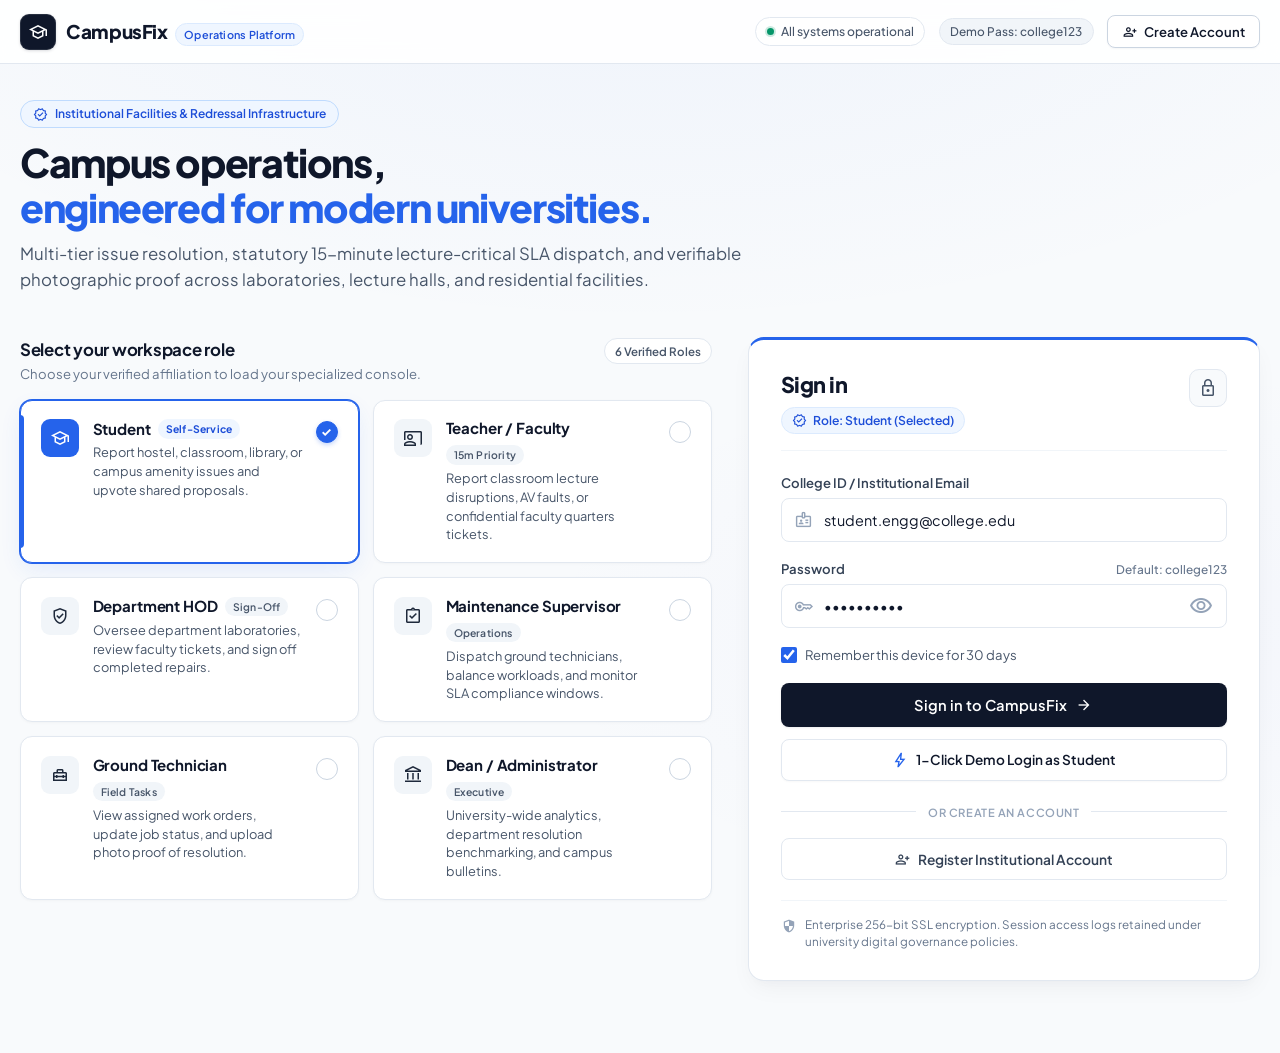
<file: frontend/index.html>
<!DOCTYPE html>
<html lang="en">
<head>
  <meta charset="UTF-8">
  <meta name="viewport" content="width=device-width, initial-scale=1.0">
  <title>CampusFix — University Operations & Facilities Platform</title>

  <!-- Plus Jakarta Sans & Material Symbols Outlined -->
  <link rel="preconnect" href="https://fonts.googleapis.com">
  <link rel="preconnect" href="https://fonts.gstatic.com" crossorigin>
  <link rel="stylesheet" href="https://fonts.googleapis.com/css2?family=Plus+Jakarta+Sans:wght@400;500;600;700;800&display=swap">
  <link rel="stylesheet" href="https://fonts.googleapis.com/css2?family=Material+Symbols+Outlined:opsz,wght,FILL,GRAD@20..48,100..700,0..1,-50..200">

  <link rel="stylesheet" href="css/style.css">
  <link rel="stylesheet" href="css/components.css">
  <link rel="stylesheet" href="css/dashboard.css">

  <style>
    /* ========================================================
       CampusFix — Premium Tech Startup Aesthetics
       Refined Midnight Navy, Electric Blue & Crisp Surfaces
       ======================================================== */

    :root {
      --navy-950: #0B132B;
      --navy-900: #0F172A;
      --navy-800: #1E293B;
      --slate-700: #334155;
      --slate-600: #475569;
      --slate-500: #64748B;
      --slate-400: #94A3B8;
      --slate-300: #CBD5E1;
      --slate-200: #E2E8F0;
      --slate-100: #F1F5F9;
      --slate-50:  #F8FAFC;
      --blue-600:  #2563EB;
      --blue-700:  #1D4ED8;
      --blue-50:   #EFF6FF;
      --emerald-600: #059669;
      --emerald-50:  #ECFDF5;
    }

    body {
      background-color: var(--slate-50);
      background-image: radial-gradient(1200px 600px at 50% -120px, rgba(37, 99, 235, 0.05), transparent 75%),
                        radial-gradient(800px 400px at 85% 60%, rgba(99, 102, 241, 0.03), transparent 70%);
      color: var(--navy-900);
      font-family: var(--font-sans);
      min-height: 100vh;
      display: flex;
      flex-direction: column;
      -webkit-font-smoothing: antialiased;
      -moz-osx-font-smoothing: grayscale;
    }

    /* ── 1. Minimalist Institutional Header ────────────────── */
    .saas-navbar {
      background: rgba(255, 255, 255, 0.9);
      backdrop-filter: blur(12px);
      -webkit-backdrop-filter: blur(12px);
      border-bottom: 1px solid var(--slate-200);
      position: sticky;
      top: 0;
      z-index: 50;
      height: 64px;
      display: flex;
      align-items: center;
    }

    .saas-nav-inner {
      display: flex;
      justify-content: space-between;
      align-items: center;
      width: 100%;
    }

    .saas-brand {
      display: flex;
      align-items: center;
      gap: 0.65rem;
      text-decoration: none;
      color: var(--navy-900);
    }

    .saas-brand-icon {
      width: 36px;
      height: 36px;
      border-radius: 9px;
      background: var(--navy-900);
      color: #FFFFFF;
      display: flex;
      align-items: center;
      justify-content: center;
      box-shadow: 0 1px 3px rgba(15, 23, 42, 0.15);
      border: 1px solid rgba(255, 255, 255, 0.1);
    }

    .saas-brand-name {
      font-size: 1.18rem;
      font-weight: 800;
      letter-spacing: -0.025em;
      color: var(--navy-900);
    }

    .saas-brand-pill {
      font-size: 0.68rem;
      font-weight: 600;
      color: var(--blue-700);
      background: var(--blue-50);
      padding: 0.15rem 0.5rem;
      border-radius: 9999px;
      border: 1px solid #DBEAFE;
      letter-spacing: 0.02em;
    }

    .saas-nav-right {
      display: flex;
      align-items: center;
      gap: 0.85rem;
    }

    .saas-status-badge {
      display: inline-flex;
      align-items: center;
      gap: 0.45rem;
      font-size: 0.76rem;
      font-weight: 500;
      color: var(--slate-600);
      padding: 0.25rem 0.65rem;
      background: #FFFFFF;
      border: 1px solid var(--slate-200);
      border-radius: 9999px;
    }

    .status-dot-pulse {
      width: 7px;
      height: 7px;
      border-radius: 9999px;
      background: var(--emerald-600);
      box-shadow: 0 0 0 2px rgba(5, 150, 105, 0.2);
    }

    .saas-demo-chip {
      font-size: 0.74rem;
      font-weight: 500;
      color: var(--slate-600);
      background: var(--slate-100);
      padding: 0.25rem 0.65rem;
      border-radius: 9999px;
      border: 1px solid var(--slate-200);
    }

    .saas-btn-register {
      font-size: 0.82rem;
      font-weight: 600;
      padding: 0.42rem 0.85rem;
      background: #FFFFFF;
      color: var(--navy-900);
      border: 1px solid var(--slate-300);
      border-radius: 8px;
      cursor: pointer;
      display: inline-flex;
      align-items: center;
      gap: 0.4rem;
      transition: all 0.15s ease;
      box-shadow: 0 1px 2px rgba(15, 23, 42, 0.04);
    }

    .saas-btn-register:hover {
      background: var(--slate-50);
      border-color: var(--slate-400);
      color: var(--blue-600);
    }

    /* ── 2. Hero Section ──────────────────────────────────── */
    .saas-hero-section {
      padding: 2.25rem 0 1.75rem 0;
    }

    .saas-hero-badge {
      display: inline-flex;
      align-items: center;
      gap: 0.45rem;
      font-size: 0.75rem;
      font-weight: 600;
      color: var(--blue-700);
      background: var(--blue-50);
      padding: 0.25rem 0.75rem;
      border-radius: 9999px;
      border: 1px solid #BFDBFE;
      margin-bottom: 0.75rem;
    }

    .saas-hero-title {
      font-size: 2.45rem;
      font-weight: 800;
      letter-spacing: -0.035em;
      line-height: 1.15;
      color: var(--navy-900);
      margin-bottom: 0.65rem;
    }

    .saas-hero-title span {
      color: var(--blue-600);
    }

    .saas-hero-desc {
      font-size: 1.05rem;
      color: var(--slate-600);
      max-width: 780px;
      line-height: 1.55;
      font-weight: 400;
    }

    /* ── 3. Main Grid Layout ──────────────────────────────── */
    .saas-login-grid {
      display: grid;
      grid-template-columns: minmax(0, 1.35fr) minmax(0, 1fr);
      gap: 2.25rem;
      align-items: start;
      margin-top: 1rem;
      margin-bottom: 4.5rem;
    }
    .saas-login-grid > * {
      min-width: 0;
    }

    @media (max-width: 1040px) {
      .saas-login-grid {
        grid-template-columns: minmax(0, 1fr);
        gap: 2rem;
      }
      .saas-hero-title {
        font-size: 2.1rem;
      }
    }

    /* ── 4. Left Column: Role Selection Matrix ────────────── */
    .saas-roles-header {
      display: flex;
      justify-content: space-between;
      align-items: baseline;
      margin-bottom: 1rem;
    }

    .saas-roles-title {
      font-size: 1.05rem;
      font-weight: 700;
      color: var(--navy-900);
      letter-spacing: -0.015em;
    }

    .saas-roles-subtitle {
      font-size: 0.82rem;
      color: var(--slate-500);
      margin-top: 0.15rem;
    }

    .saas-roles-count {
      font-size: 0.72rem;
      font-weight: 600;
      color: var(--slate-600);
      background: #FFFFFF;
      padding: 0.2rem 0.6rem;
      border-radius: 9999px;
      border: 1px solid var(--slate-200);
    }

    .role-cards-stack {
      display: grid;
      grid-template-columns: repeat(2, minmax(0, 1fr));
      gap: 0.9rem;
    }

    @media (max-width: 640px) {
      .role-cards-stack {
        grid-template-columns: minmax(0, 1fr);
      }
    }

    /* Refined Role Card with Full Text Readability (No Truncation) */
    .role-card {
      background: #FFFFFF;
      border: 1px solid var(--slate-200);
      border-radius: 12px;
      padding: 1.15rem 1.25rem;
      cursor: pointer;
      transition: all 0.18s cubic-bezier(0.16, 1, 0.3, 1);
      display: flex;
      justify-content: space-between;
      align-items: flex-start;
      gap: 0.85rem;
      min-height: auto;
      user-select: none;
      box-shadow: 0 1px 3px 0 rgba(15, 23, 42, 0.03);
      position: relative;
    }

    .role-card:hover {
      border-color: var(--slate-400);
      transform: translateY(-2px);
      box-shadow: 0 10px 20px -3px rgba(15, 23, 42, 0.07);
    }

    .role-card.active {
      border-color: var(--blue-600);
      background: #FFFFFF;
      box-shadow: 0 0 0 1px var(--blue-600), 0 8px 24px -4px rgba(37, 99, 235, 0.12);
    }

    .role-card.active::before {
      content: '';
      position: absolute;
      left: -1px;
      top: 14px;
      bottom: 14px;
      width: 3.5px;
      background: var(--blue-600);
      border-radius: 0 4px 4px 0;
    }

    .role-card-left {
      display: flex;
      align-items: flex-start;
      gap: 0.85rem;
      min-width: 0;
      flex: 1;
    }

    .role-icon-box {
      width: 38px;
      height: 38px;
      border-radius: 9px;
      background: var(--slate-100);
      color: var(--navy-800);
      display: flex;
      align-items: center;
      justify-content: center;
      flex-shrink: 0;
      transition: all 0.15s ease;
    }

    .role-icon-box span {
      font-size: 20px;
    }

    .role-card:hover .role-icon-box {
      background: var(--blue-50);
      color: var(--blue-600);
    }

    .role-card.active .role-icon-box {
      background: var(--blue-600);
      color: #FFFFFF;
    }

    .role-card-content {
      min-width: 0;
      flex: 1;
    }

    .role-card-header {
      display: flex;
      align-items: center;
      gap: 0.45rem;
      flex-wrap: wrap;
      margin-bottom: 0.3rem;
    }

    .role-card-title {
      font-size: 0.94rem;
      font-weight: 700;
      color: var(--navy-900);
      line-height: 1.25;
      letter-spacing: -0.01em;
    }

    .role-card-pill {
      font-size: 0.65rem;
      font-weight: 600;
      padding: 0.12rem 0.5rem;
      border-radius: 9999px;
      background: var(--slate-100);
      color: var(--slate-600);
      letter-spacing: 0.02em;
    }

    .role-card.active .role-card-pill {
      background: var(--blue-50);
      color: var(--blue-700);
      font-weight: 700;
    }

    /* Full Readable Description — Zero Ellipsis Truncation */
    .role-card-desc {
      font-size: 0.8rem;
      color: var(--slate-600);
      line-height: 1.45;
      margin-top: 0.2rem;
      display: block;
      overflow: visible;
    }

    /* Minimalist Radio Indicator */
    .role-radio {
      width: 22px;
      height: 22px;
      border-radius: 9999px;
      border: 1.5px solid var(--slate-300);
      background: #FFFFFF;
      display: flex;
      align-items: center;
      justify-content: center;
      flex-shrink: 0;
      margin-top: 2px;
      transition: all 0.18s cubic-bezier(0.16, 1, 0.3, 1);
    }

    .role-card:hover .role-radio {
      border-color: var(--slate-400);
    }

    .radio-dot {
      width: 6px;
      height: 6px;
      border-radius: 9999px;
      background: transparent;
      transition: all 0.15s ease;
    }

    .role-radio.checked {
      background: var(--blue-600);
      border-color: var(--blue-600);
      color: #FFFFFF;
      box-shadow: 0 2px 4px rgba(37, 99, 235, 0.25);
    }

    .role-radio.checked span {
      font-size: 15px;
      font-weight: 800;
    }

    /* ── 5. Right Column: Premium Authentication Card ─────── */
    .saas-auth-card {
      background: #FFFFFF;
      border: 1px solid var(--slate-200);
      border-top: 3px solid var(--blue-600);
      border-radius: 16px;
      padding: 1.85rem 2rem;
      box-shadow: 0 10px 25px -5px rgba(15, 23, 42, 0.05), 0 8px 10px -6px rgba(15, 23, 42, 0.02);
      position: relative;
    }

    .saas-auth-header {
      display: flex;
      justify-content: space-between;
      align-items: flex-start;
      margin-bottom: 1.35rem;
      padding-bottom: 1rem;
      border-bottom: 1px solid var(--slate-100);
    }

    .saas-auth-title {
      font-size: 1.35rem;
      font-weight: 800;
      color: var(--navy-900);
      letter-spacing: -0.02em;
    }

    .active-role-chip-pill {
      display: inline-flex;
      align-items: center;
      gap: 0.35rem;
      margin-top: 0.35rem;
      padding: 0.2rem 0.65rem;
      border-radius: 9999px;
      background: var(--blue-50);
      border: 1px solid #DBEAFE;
      font-size: 0.76rem;
      font-weight: 600;
      color: var(--blue-700);
    }

    .saas-lock-icon {
      width: 38px;
      height: 38px;
      border-radius: 10px;
      background: var(--slate-50);
      border: 1px solid var(--slate-200);
      color: var(--slate-600);
      display: flex;
      align-items: center;
      justify-content: center;
      flex-shrink: 0;
    }

    /* Form Fields */
    .saas-form-group {
      margin-bottom: 1.05rem;
    }

    .saas-form-label-row {
      display: flex;
      justify-content: space-between;
      align-items: baseline;
      margin-bottom: 0.35rem;
    }

    .saas-form-label {
      font-size: 0.82rem;
      font-weight: 600;
      color: var(--slate-700);
    }

    .saas-default-hint {
      font-size: 0.74rem;
      color: var(--slate-500);
      font-weight: 500;
    }

    .saas-input-wrapper {
      position: relative;
      display: flex;
      align-items: center;
    }

    .saas-input-icon {
      position: absolute;
      left: 0.85rem;
      color: var(--slate-400);
      font-size: 19px;
      pointer-events: none;
    }

    .saas-form-input {
      width: 100%;
      height: 44px;
      padding-left: 2.65rem !important;
      padding-right: 2.65rem !important;
      font-family: var(--font-sans);
      font-size: 0.9rem;
      color: var(--navy-900);
      background: #FFFFFF;
      border: 1px solid var(--slate-200);
      border-radius: 8px;
      outline: none;
      transition: all 0.15s ease;
    }

    .saas-form-input::placeholder {
      color: var(--slate-400);
    }

    .saas-form-input:hover {
      border-color: var(--slate-300);
    }

    .saas-form-input:focus {
      border-color: var(--blue-600);
      box-shadow: 0 0 0 3.5px rgba(37, 99, 235, 0.12);
      background: #FFFFFF;
    }

    .password-toggle-btn {
      position: absolute;
      right: 0.65rem;
      background: transparent;
      border: none;
      color: var(--slate-400);
      cursor: pointer;
      display: flex;
      align-items: center;
      justify-content: center;
      padding: 0.25rem;
      border-radius: 4px;
    }

    .password-toggle-btn:hover {
      color: var(--navy-900);
    }

    .saas-remember-row {
      display: flex;
      align-items: center;
      justify-content: space-between;
      margin: 0.75rem 0 1.15rem 0;
    }

    .saas-remember-label {
      display: inline-flex;
      align-items: center;
      gap: 0.5rem;
      font-size: 0.82rem;
      color: var(--slate-600);
      cursor: pointer;
    }

    .saas-remember-checkbox {
      width: 16px;
      height: 16px;
      accent-color: var(--blue-600);
      cursor: pointer;
      border-radius: 4px;
    }

    /* Buttons */
    .saas-btn-submit {
      width: 100%;
      height: 44px;
      background: var(--navy-900);
      color: #FFFFFF;
      font-family: var(--font-sans);
      font-size: 0.92rem;
      font-weight: 600;
      border: 1px solid transparent;
      border-radius: 8px;
      cursor: pointer;
      display: inline-flex;
      align-items: center;
      justify-content: center;
      gap: 0.5rem;
      transition: all 0.15s cubic-bezier(0.16, 1, 0.3, 1);
      box-shadow: 0 1px 2px rgba(15, 23, 42, 0.08);
    }

    .saas-btn-submit:hover {
      background: var(--navy-800);
      box-shadow: 0 4px 12px -2px rgba(15, 23, 42, 0.16);
      transform: translateY(-1px);
    }

    .saas-btn-submit:active {
      transform: translateY(1px);
      box-shadow: 0 1px 2px rgba(15, 23, 42, 0.08);
    }

    /* Refined 1-Click Instant Demo Button */
    .saas-btn-instant-demo {
      width: 100%;
      min-height: 42px;
      margin-top: 0.75rem;
      background: #FFFFFF;
      color: var(--navy-900);
      font-family: var(--font-sans);
      font-size: 0.85rem;
      font-weight: 600;
      border: 1px solid var(--slate-200);
      border-radius: 8px;
      cursor: pointer;
      display: inline-flex;
      align-items: center;
      justify-content: center;
      gap: 0.45rem;
      transition: all 0.15s ease;
      box-shadow: 0 1px 2px rgba(15, 23, 42, 0.03);
    }

    .saas-btn-instant-demo:hover {
      background: var(--slate-50);
      border-color: var(--slate-300);
      color: var(--blue-600);
      box-shadow: 0 2px 4px rgba(15, 23, 42, 0.04);
    }

    .saas-btn-instant-demo:active {
      transform: translateY(1px);
    }

    /* SSO Divider */
    .saas-sso-divider {
      position: relative;
      text-align: center;
      margin: 1.15rem 0 0.95rem 0;
    }

    .saas-divider-line {
      position: absolute;
      top: 50%;
      left: 0;
      right: 0;
      height: 1px;
      background: var(--slate-200);
    }

    .saas-divider-text {
      position: relative;
      background: #FFFFFF;
      padding: 0 0.75rem;
      font-size: 0.7rem;
      font-weight: 600;
      color: var(--slate-400);
      letter-spacing: 0.05em;
    }

    .saas-btn-secondary {
      width: 100%;
      min-height: 42px;
      background: #FFFFFF;
      color: var(--slate-700);
      font-family: var(--font-sans);
      font-size: 0.86rem;
      font-weight: 600;
      border: 1px solid var(--slate-200);
      border-radius: 8px;
      cursor: pointer;
      display: inline-flex;
      align-items: center;
      justify-content: center;
      gap: 0.45rem;
      transition: all 0.15s ease;
    }

    .saas-btn-secondary:hover {
      background: var(--slate-50);
      border-color: var(--slate-300);
      color: var(--navy-900);
    }

    /* Security Footnote */
    .saas-security-footer {
      display: flex;
      align-items: flex-start;
      gap: 0.5rem;
      margin-top: 1.25rem;
      padding-top: 0.95rem;
      border-top: 1px solid var(--slate-100);
    }

    .saas-security-icon {
      font-size: 16px;
      color: var(--slate-400);
      margin-top: 1px;
      flex-shrink: 0;
    }

    .saas-security-text {
      font-size: 0.73rem;
      color: var(--slate-500);
      line-height: 1.45;
      margin: 0;
    }

    /* ── 6. Registration Modal ────────────────────────────── */
    .saas-modal-box {
      background: #FFFFFF;
      border: 1px solid var(--slate-200);
      border-radius: 14px;
      max-width: 540px;
      width: 100%;
      max-height: 90vh;
      overflow-y: auto;
      box-shadow: 0 25px 50px -12px rgba(15, 23, 42, 0.15);
      padding: 1.85rem;
      animation: saasModalSlide 0.2s cubic-bezier(0.16, 1, 0.3, 1);
    }

    @keyframes saasModalSlide {
      from { transform: translateY(6px) scale(0.98); opacity: 0; }
      to { transform: translateY(0) scale(1); opacity: 1; }
    }

    @media (max-width: 768px) {
      .hidden-sm {
        display: none !important;
      }
    }
  </style>
</head>
<body>

  <!-- ── 1. Minimalist Institutional Header ──────────────── -->
  <header class="saas-navbar">
    <div class="container saas-nav-inner">
      <a href="index.html" class="saas-brand">
        <div class="saas-brand-icon">
          <span class="material-symbols-outlined" style="font-size: 20px;">school</span>
        </div>
        <div style="display: flex; align-items: baseline; gap: 0.5rem;">
          <span class="saas-brand-name">CampusFix</span>
          <span class="saas-brand-pill">Operations Platform</span>
        </div>
      </a>

      <div class="saas-nav-right">
        <div class="saas-status-badge hidden-sm">
          <span class="status-dot-pulse"></span>
          <span>All systems operational</span>
        </div>
        <div class="saas-demo-chip hidden-sm" title="Default password for all accounts is: college123">
          <span>Demo Pass: college123</span>
        </div>
        <button class="saas-btn-register" onclick="openRegisterModal()" type="button">
          <span class="material-symbols-outlined" style="font-size: 16px;">person_add</span>
          <span>Create Account</span>
        </button>
      </div>
    </div>
  </header>

  <!-- ── 2. Hero Section ─────────────────────────────────── -->
  <main class="container login-page-wrapper">
    <section class="saas-hero-section">
      <div class="saas-hero-badge">
        <span class="material-symbols-outlined" style="font-size: 15px;">verified</span>
        <span>Institutional Facilities &amp; Redressal Infrastructure</span>
      </div>
      <h1 class="saas-hero-title">
        Campus operations, <br class="hidden-sm">
        <span>engineered for modern universities.</span>
      </h1>
      <p class="saas-hero-desc">
        Multi-tier issue resolution, statutory 15-minute lecture-critical SLA dispatch, and verifiable photographic proof across laboratories, lecture halls, and residential facilities.
      </p>
    </section>

    <!-- ── 3. Main Grid Layout ───────────────────────────── -->
    <div class="saas-login-grid">

      <!-- LEFT COLUMN: Refined 6-Role Matrix -->
      <section class="role-selection-col">
        <div class="saas-roles-header">
          <div>
            <h2 class="saas-roles-title">Select your workspace role</h2>
            <p class="saas-roles-subtitle">Choose your verified affiliation to load your specialized console.</p>
          </div>
          <span class="saas-roles-count">6 Verified Roles</span>
        </div>

        <div class="role-cards-stack" id="roleCardsGroup">

          <!-- Role 1: Student (Default Selected) -->
          <div class="role-card active" data-role-key="student" onclick="selectRole('student')">
            <div class="role-card-left">
              <div class="role-icon-box">
                <span class="material-symbols-outlined">school</span>
              </div>
              <div class="role-card-content">
                <div class="role-card-header">
                  <h3 class="role-card-title">Student</h3>
                  <span class="role-card-pill">Self-Service</span>
                </div>
                <p class="role-card-desc">
                  Report hostel, classroom, library, or campus amenity issues and upvote shared proposals.
                </p>
              </div>
            </div>
            <div class="role-radio checked">
              <span class="material-symbols-outlined">check</span>
            </div>
          </div>

          <!-- Role 2: Teacher / Faculty -->
          <div class="role-card" data-role-key="teacher" onclick="selectRole('teacher')">
            <div class="role-card-left">
              <div class="role-icon-box">
                <span class="material-symbols-outlined">co_present</span>
              </div>
              <div class="role-card-content">
                <div class="role-card-header">
                  <h3 class="role-card-title">Teacher / Faculty</h3>
                  <span class="role-card-pill">15m Priority</span>
                </div>
                <p class="role-card-desc">
                  Report classroom lecture disruptions, AV faults, or confidential faculty quarters tickets.
                </p>
              </div>
            </div>
            <div class="role-radio">
              <span class="radio-dot"></span>
            </div>
          </div>

          <!-- Role 3: Department HOD -->
          <div class="role-card" data-role-key="hod" onclick="selectRole('hod')">
            <div class="role-card-left">
              <div class="role-icon-box">
                <span class="material-symbols-outlined">verified_user</span>
              </div>
              <div class="role-card-content">
                <div class="role-card-header">
                  <h3 class="role-card-title">Department HOD</h3>
                  <span class="role-card-pill">Sign-Off</span>
                </div>
                <p class="role-card-desc">
                  Oversee department laboratories, review faculty tickets, and sign off completed repairs.
                </p>
              </div>
            </div>
            <div class="role-radio">
              <span class="radio-dot"></span>
            </div>
          </div>

          <!-- Role 4: Maintenance Supervisor -->
          <div class="role-card" data-role-key="supervisor" onclick="selectRole('supervisor')">
            <div class="role-card-left">
              <div class="role-icon-box">
                <span class="material-symbols-outlined">assignment_turned_in</span>
              </div>
              <div class="role-card-content">
                <div class="role-card-header">
                  <h3 class="role-card-title">Maintenance Supervisor</h3>
                  <span class="role-card-pill">Operations</span>
                </div>
                <p class="role-card-desc">
                  Dispatch ground technicians, balance workloads, and monitor SLA compliance windows.
                </p>
              </div>
            </div>
            <div class="role-radio">
              <span class="radio-dot"></span>
            </div>
          </div>

          <!-- Role 5: Ground Staff / Technician -->
          <div class="role-card" data-role-key="technician" onclick="selectRole('technician')">
            <div class="role-card-left">
              <div class="role-icon-box">
                <span class="material-symbols-outlined">home_repair_service</span>
              </div>
              <div class="role-card-content">
                <div class="role-card-header">
                  <h3 class="role-card-title">Ground Technician</h3>
                  <span class="role-card-pill">Field Tasks</span>
                </div>
                <p class="role-card-desc">
                  View assigned work orders, update job status, and upload photo proof of resolution.
                </p>
              </div>
            </div>
            <div class="role-radio">
              <span class="radio-dot"></span>
            </div>
          </div>

          <!-- Role 6: Dean / Administrator -->
          <div class="role-card" data-role-key="admin" onclick="selectRole('admin')">
            <div class="role-card-left">
              <div class="role-icon-box">
                <span class="material-symbols-outlined">account_balance</span>
              </div>
              <div class="role-card-content">
                <div class="role-card-header">
                  <h3 class="role-card-title">Dean / Administrator</h3>
                  <span class="role-card-pill">Executive</span>
                </div>
                <p class="role-card-desc">
                  University-wide analytics, department resolution benchmarking, and campus bulletins.
                </p>
              </div>
            </div>
            <div class="role-radio">
              <span class="radio-dot"></span>
            </div>
          </div>

        </div>
      </section>

      <!-- RIGHT COLUMN: Premium Authentication Card -->
      <section class="auth-card-col">
        <div class="saas-auth-card">

          <!-- Card Header -->
          <div class="saas-auth-header">
            <div>
              <h2 class="saas-auth-title">Sign in</h2>
              <div class="active-role-chip-pill">
                <span class="material-symbols-outlined" style="font-size: 15px;">verified</span>
                <span id="active-role-display">Role: Student (Selected)</span>
              </div>
            </div>
            <div class="saas-lock-icon">
              <span class="material-symbols-outlined" style="font-size: 20px;">lock</span>
            </div>
          </div>

          <!-- Login Error Box -->
          <div id="loginError" class="badge badge-sla-breached" style="display: none; width: 100%; margin-bottom: 1rem; padding: 0.65rem 0.9rem; text-align: left; font-size: 0.82rem; border-radius: 8px;"></div>

          <!-- Standard Login Form -->
          <form id="loginForm">

            <!-- Email / ID Input -->
            <div class="saas-form-group">
              <div class="saas-form-label-row">
                <label class="saas-form-label" for="loginEmail">College ID / Institutional Email</label>
              </div>
              <div class="saas-input-wrapper">
                <span class="material-symbols-outlined saas-input-icon">badge</span>
                <input type="email" id="loginEmail" class="saas-form-input" placeholder="e.g., student.engg@college.edu" value="student.engg@college.edu" required>
              </div>
            </div>

            <!-- Password Input -->
            <div class="saas-form-group">
              <div class="saas-form-label-row">
                <label class="saas-form-label" for="loginPassword">Password</label>
                <span class="saas-default-hint" title="Demo password is: college123">Default: college123</span>
              </div>
              <div class="saas-input-wrapper">
                <span class="material-symbols-outlined saas-input-icon">key</span>
                <input type="password" id="loginPassword" class="saas-form-input" placeholder="••••••••••••" value="college123" required>
                <button type="button" class="password-toggle-btn" onclick="togglePasswordVisibility()" aria-label="Toggle password visibility">
                  <span class="material-symbols-outlined" id="passwordToggleIcon">visibility</span>
                </button>
              </div>
            </div>

            <!-- Remember Me -->
            <div class="saas-remember-row">
              <label class="saas-remember-label">
                <input type="checkbox" checked class="saas-remember-checkbox">
                <span>Remember this device for 30 days</span>
              </label>
            </div>

            <!-- Submit Button -->
            <button type="submit" class="saas-btn-submit" id="submitLoginBtn">
              <span>Sign in to CampusFix</span>
              <span class="material-symbols-outlined" style="font-size: 18px;">arrow_forward</span>
            </button>

            <!-- 1-Click Instant Demo Login Button -->
            <button type="button" class="saas-btn-instant-demo" id="instantDemoBtn" onclick="executeActiveRoleDemo()">
              <span class="material-symbols-outlined" style="font-size: 18px; color: var(--blue-600);">bolt</span>
              <span id="instantDemoText">1-Click Demo Login as Student</span>
            </button>

            <!-- SSO / Register Divider -->
            <div class="saas-sso-divider">
              <div class="saas-divider-line"></div>
              <span class="saas-divider-text">OR CREATE AN ACCOUNT</span>
            </div>

            <!-- Create Account Modal Trigger -->
            <button type="button" class="saas-btn-secondary" onclick="openRegisterModal()">
              <span class="material-symbols-outlined" style="font-size: 17px;">person_add</span>
              <span>Register Institutional Account</span>
            </button>
          </form>

          <!-- Security Footnote -->
          <div class="saas-security-footer">
            <span class="material-symbols-outlined saas-security-icon">security</span>
            <p class="saas-security-text">
              Enterprise 256-bit SSL encryption. Session access logs retained under university digital governance policies.
            </p>
          </div>
        </div>
      </section>

    </div>
  </main>

  <!-- ── 6. Registration Modal ────────────────────────────── -->
  <div id="registerModal" class="modal-overlay">
    <div class="saas-modal-box">
      <div class="modal-header" style="border-bottom: 1px solid var(--slate-200); padding-bottom: 0.85rem; margin-bottom: 1.25rem;">
        <h3 class="modal-title" style="display: flex; align-items: center; gap: 0.5rem; font-weight: 800; color: var(--navy-900); font-size: 1.15rem;">
          <span class="material-symbols-outlined" style="color: var(--blue-600);">badge</span>
          <span>Register Institutional Account</span>
        </h3>
        <button class="close-btn" onclick="closeRegisterModal()">&times;</button>
      </div>

      <div id="regError" class="badge badge-sla-breached" style="display: none; width: 100%; margin-bottom: 1rem; padding: 0.65rem 0.9rem; text-align: left; font-size: 0.82rem; border-radius: 6px;"></div>

      <form id="registerForm">
        <div class="form-group">
          <label class="form-label" for="regFullName">Full Name</label>
          <input type="text" id="regFullName" class="form-control" placeholder="e.g. Rahul Sharma" required>
        </div>

        <div class="form-group">
          <label class="form-label" for="regEmail">College Institutional Email</label>
          <input type="email" id="regEmail" class="form-control" placeholder="username@college.edu" required>
        </div>

        <div class="form-group">
          <label class="form-label" for="regPassword">Password</label>
          <input type="password" id="regPassword" class="form-control" placeholder="••••••••" required>
        </div>

        <div class="form-group">
          <label class="form-label" for="regRole">Campus Role</label>
          <select id="regRole" class="form-control" required>
            <option value="STUDENT">Student</option>
            <option value="TEACHER">Teacher / Faculty</option>
            <option value="TECHNICIAN">Ground Technician (Plumber/Carpenter/etc.)</option>
          </select>
          <div class="form-hint" style="font-size: 0.74rem; color: var(--slate-500); margin-top: 0.35rem;">
            Note: HOD, Supervisor and Admin accounts are provisioned by university administration.
          </div>
        </div>

        <div class="form-group">
          <label class="form-label" for="regDepartment">Academic Department</label>
          <select id="regDepartment" class="form-control">
            <!-- Populated dynamically via api.js -->
          </select>
        </div>

        <div class="form-group">
          <label class="form-label" for="regDesignation">Designation / Academic Year</label>
          <input type="text" id="regDesignation" class="form-control" placeholder="e.g. B.Tech 3rd Year or Assistant Professor">
        </div>

        <div style="display: flex; gap: 0.75rem; justify-content: flex-end; margin-top: 1.5rem;">
          <button type="button" class="btn btn-outline" style="padding: 0.55rem 1.15rem; font-size: 0.86rem;" onclick="closeRegisterModal()">Cancel</button>
          <button type="submit" class="btn btn-primary" style="padding: 0.55rem 1.35rem; font-size: 0.86rem; background: var(--navy-900);">Create Account</button>
        </div>
      </form>
    </div>
  </div>

  <script src="js/api.js"></script>
  <script src="js/auth.js"></script>

  <script>
    // Role Mapping Configuration
    const roleConfig = {
      student: {
        title: 'Student',
        email: 'student.engg@college.edu',
        placeholder: 'e.g., student.engg@college.edu or ID2048'
      },
      teacher: {
        title: 'Teacher / Faculty',
        email: 'teacher.engg@college.edu',
        placeholder: 'e.g., teacher.engg@college.edu or EMP992'
      },
      hod: {
        title: 'Department HOD',
        email: 'hod.engg@college.edu',
        placeholder: 'e.g., hod.engg@college.edu or HOD001'
      },
      supervisor: {
        title: 'Maintenance Supervisor',
        email: 'supervisor.civil@college.edu',
        placeholder: 'e.g., supervisor.civil@college.edu or SUP104'
      },
      technician: {
        title: 'Ground Staff / Technician',
        email: 'plumber.suresh@college.edu',
        placeholder: 'e.g., plumber.suresh@college.edu or TECH08'
      },
      admin: {
        title: 'Dean / Administrator',
        email: 'dean.admin@college.edu',
        placeholder: 'e.g., dean.admin@college.edu or ADM001'
      }
    };

    let currentSelectedRoleKey = 'student';

    function selectRole(key) {
      currentSelectedRoleKey = key;
      const cfg = roleConfig[key];
      if (!cfg) return;

      // Update active state of role cards
      const cards = document.querySelectorAll('.role-card');
      cards.forEach(card => {
        const isMatch = card.getAttribute('data-role-key') === key;
        card.classList.toggle('active', isMatch);

        const radio = card.querySelector('.role-radio');
        if (radio) {
          if (isMatch) {
            radio.className = 'role-radio checked';
            radio.innerHTML = '<span class="material-symbols-outlined">check</span>';
          } else {
            radio.className = 'role-radio';
            radio.innerHTML = '<span class="radio-dot"></span>';
          }
        }
      });

      // Update right-column displays & pre-fills
      const roleDisplay = document.getElementById('active-role-display');
      if (roleDisplay) {
        roleDisplay.textContent = 'Role: ' + cfg.title + ' (Selected)';
      }

      const emailInput = document.getElementById('loginEmail');
      if (emailInput) {
        emailInput.value = cfg.email;
        emailInput.placeholder = cfg.placeholder;
      }

      const passInput = document.getElementById('loginPassword');
      if (passInput) {
        passInput.value = 'college123';
      }

      const demoBtnText = document.getElementById('instantDemoText');
      if (demoBtnText) {
        demoBtnText.textContent = '1-Click Demo Login as ' + cfg.title;
      }
    }

    function executeActiveRoleDemo() {
      const cfg = roleConfig[currentSelectedRoleKey] || roleConfig.student;
      quickDemoLogin(cfg.email);
    }

    function togglePasswordVisibility() {
      const passwordInput = document.getElementById('loginPassword');
      const toggleIcon = document.getElementById('passwordToggleIcon');
      if (!passwordInput || !toggleIcon) return;

      if (passwordInput.type === 'password') {
        passwordInput.type = 'text';
        toggleIcon.textContent = 'visibility_off';
      } else {
        passwordInput.type = 'password';
        toggleIcon.textContent = 'visibility';
      }
    }

    function openRegisterModal() {
      document.getElementById('registerModal').classList.add('open');
    }

    function closeRegisterModal() {
      document.getElementById('registerModal').classList.remove('open');
    }
  </script>
</body>
</html>
</file>
<file: frontend/css/style.css>
/* ========================================================
   CampusFix Design System — Core Styles & CSS Variables
   University Operations Management SaaS Platform
   ======================================================== */

/* ── Google Font: Plus Jakarta Sans ─────────────────────── */
@import url('https://fonts.googleapis.com/css2?family=Plus+Jakarta+Sans:wght@400;500;600;700;800&display=swap');

:root {
  /* ── Brand colors (Premium Institutional Navy & Action Blue) ── */

  /* Primary: Deep institutional navy */
  --primary:        #0f1d38;   /* Deep Institutional Navy */
  --primary-hover:  #091224;   /* Darkened navy hover */
  --primary-light:  #e0e7ff;   /* Soft slate/indigo tint for badges/surfaces */
  --primary-dim:    #c7d2fe;   /* Muted indigo highlight */
  --primary-navy:   #0f1d38;   /* Explicit institutional navy token */

  /* Secondary / supporting text */
  --secondary:       #475569;  /* Crisp slate for body subtext & descriptions */
  --secondary-hover: #1e293b;  /* Dark slate hover state */
  --secondary-light: #f1f5f9;  /* Surface container low */

  /* Interactive action blue (Enterprise Blue) */
  --accent-blue:       #2563eb;  /* High-contrast Action Blue */
  --accent-blue-hover: #1d4ed8;  /* Deepened action blue */
  --accent-blue-light: #eff6ff;  /* Ice blue surface tint */

  /* Status — High-Contrast Operational Hierarchy */
  --success:        #047857;   /* Resolved: Emerald Green */
  --success-bg:     #ecfdf5;   /* Resolved background tint */
  --success-border: #a7f3d0;   /* Resolved border */
  --success-light:  #ecfdf5;   /* Compat alias */

  --warning:        #b45309;   /* In-Progress text: Warm Amber */
  --warning-bg:     #fffbeb;   /* In-Progress background tint */
  --warning-border: #fde68a;   /* In-Progress border */
  --warning-light:  #fffbeb;   /* Compat alias */

  --danger:         #dc2626;   /* Urgent / Critical: Crimson */
  --danger-hover:   #b91c1c;   /* Dark red hover */
  --danger-bg:      #fef2f2;   /* Critical background tint */
  --danger-border:  #fecaca;   /* Critical border */
  --danger-light:   #fef2f2;   /* Compat alias */

  /* Academic Leadership / Purple Accent */
  --purple:         #7c3aed;   /* Academic Purple */
  --purple-light:   #f5f3ff;   /* Soft violet tint */
  --purple-border:  #ddd6fe;

  /* ── Surfaces & backgrounds ──────────────────────────── */
  --bg-main:   #f8fafc;  /* Clean modern SaaS off-white slate */
  --bg-card:   #ffffff;  /* Pure white surface */
  --bg-subtle: #f1f5f9;  /* Slate 100 for hover rows, sub-panels */
  --surface-low: #f8fafc;
  --surface-hover: #f1f5f9;

  /* ── Borders ─────────────────────────────────────────── */
  --border:        #e2e8f0;  /* Clean structural hairline border */
  --border-subtle: #f1f5f9;  /* Micro-divider */
  --border-focus:  #2563eb;  /* Focus ring blue */

  /* ── Typography ──────────────────────────────────────── */
  --font-sans:    'Plus Jakarta Sans', -apple-system, BlinkMacSystemFont,
                  'Segoe UI', Roboto, 'Helvetica Neue', Arial, sans-serif;

  --text-main:    #0f172a;   /* Slate 900 for high-contrast readability */
  --text-muted:   #475569;   /* Slate 600 */
  --text-light:   #64748b;   /* Slate 500 */
  --text-inverse: #ffffff;   /* Pure white on dark */

  /* ── Border radius scale ─────────────────────────────── */
  --radius-xs:   4px;
  --radius-sm:   6px;
  --radius-md:   10px;
  --radius-lg:   14px;
  --radius-xl:   20px;
  --radius-full: 9999px;

  /* ── Refined Layered Box Shadows ─────────────────────── */
  --shadow-xs: 0 1px 2px 0 rgba(15, 23, 42, 0.05);
  --shadow-sm: 0 1px 3px 0 rgba(15, 23, 42, 0.06), 0 1px 2px -1px rgba(15, 23, 42, 0.04);
  --shadow-md: 0 4px 6px -1px rgba(15, 23, 42, 0.08), 0 2px 4px -2px rgba(15, 23, 42, 0.04);
  --shadow-lg: 0 10px 15px -3px rgba(15, 23, 42, 0.08), 0 4px 6px -4px rgba(15, 23, 42, 0.03);
  --shadow-xl: 0 20px 25px -5px rgba(15, 23, 42, 0.1), 0 8px 10px -6px rgba(15, 23, 42, 0.04);

  /* ── Spacing Cadence ─────────────────────────────────── */
  --space-xs: 0.25rem;  /*  4px */
  --space-sm: 0.5rem;   /*  8px */
  --space-md: 1rem;     /* 16px */
  --space-lg: 1.5rem;   /* 24px */
  --space-xl: 2.5rem;   /* 40px */
}

/* ── Global reset & base typography ─────────────────────── */
*, *::before, *::after {
  box-sizing: border-box;
  margin: 0;
  padding: 0;
  font-family: var(--font-sans);
}

html {
  overflow-x: hidden;
  width: 100%;
  max-width: 100vw;
  -webkit-text-size-adjust: 100%;
}

body {
  background-color: var(--bg-main);
  color: var(--text-main);
  line-height: 1.5;
  min-height: 100vh;
  overflow-x: hidden;
  width: 100%;
  max-width: 100vw;
}

/* Container */
.container {
  max-width: 1280px;
  width: 100%;
  margin: 0 auto;
  padding: 0 1.25rem;
  box-sizing: border-box;
}

/* Header / Navbar */
.navbar {
  background: #ffffff;
  border-bottom: 1px solid var(--border);
  position: sticky;
  top: 0;
  z-index: 50;
  box-shadow: var(--shadow-sm);
}

.nav-wrapper {
  display: flex;
  justify-content: space-between;
  align-items: center;
  height: 68px;
}

.brand-logo {
  display: flex;
  align-items: center;
  gap: 0.6rem;
  font-size: 1.35rem;
  font-weight: 700;
  color: var(--text-main);
  text-decoration: none;
}

.brand-badge {
  background: var(--primary-light);
  color: var(--primary);
  font-size: 0.72rem;
  padding: 0.2rem 0.6rem;
  border-radius: var(--radius-full);
  font-weight: 600;
  letter-spacing: 0.04em;
  text-transform: uppercase;
}

.nav-user {
  display: flex;
  align-items: center;
  gap: 1rem;
}

.user-badge {
  display: flex;
  align-items: center;
  gap: 0.5rem;
  background: var(--bg-main);
  padding: 0.4rem 0.8rem;
  border-radius: var(--radius-full);
  border: 1px solid var(--border);
  font-size: 0.875rem;
  font-weight: 500;
}

.user-role-tag {
  background: var(--primary);
  color: #fff;
  font-size: 0.7rem;
  padding: 0.15rem 0.5rem;
  border-radius: var(--radius-full);
  text-transform: uppercase;
  font-weight: 700;
}
</file>
<file: frontend/css/components.css>
/* ========================================================
   CampusFix UI Components — Buttons, Badges, Modals, Tabs
   University Operations Management SaaS Design System
   ======================================================== */

/* ── Buttons ────────────────────────────────────────────── */
.btn {
  display: inline-flex;
  align-items: center;
  justify-content: center;
  gap: 0.5rem;
  padding: 0.55rem 1.15rem;
  font-size: 0.875rem;
  font-weight: 600;
  border-radius: var(--radius-md);
  border: 1px solid transparent;
  cursor: pointer;
  transition: all 0.18s cubic-bezier(0.4, 0, 0.2, 1);
  text-decoration: none;
  line-height: 1.25;
  user-select: none;
}

.btn:active {
  transform: translateY(1px);
}

.btn:focus-visible {
  outline: none;
  box-shadow: 0 0 0 3px rgba(37, 99, 235, 0.25);
}

.btn-primary {
  background: var(--primary);
  color: #ffffff;
  box-shadow: 0 1px 2px rgba(15, 23, 42, 0.12), inset 0 1px 0 rgba(255, 255, 255, 0.15);
}
.btn-primary:hover {
  background: var(--primary-hover);
  box-shadow: var(--shadow-sm);
}

.btn-action {
  background: var(--accent-blue);
  color: #ffffff;
  box-shadow: 0 1px 2px rgba(37, 99, 235, 0.2);
}
.btn-action:hover {
  background: var(--accent-blue-hover);
  box-shadow: var(--shadow-sm);
}

.btn-danger {
  background: var(--danger);
  color: #ffffff;
}
.btn-danger:hover {
  background: #b91c1c;
}

.btn-success {
  background: var(--success);
  color: #ffffff;
}
.btn-success:hover {
  background: #065f46;
}

.btn-outline {
  background: #ffffff;
  border-color: var(--border);
  color: var(--text-main);
  box-shadow: var(--shadow-xs);
}
.btn-outline:hover {
  background: var(--bg-subtle);
  border-color: #cbd5e1;
  color: var(--primary);
}

.btn-sm {
  padding: 0.35rem 0.75rem;
  font-size: 0.8rem;
  border-radius: var(--radius-sm);
}

.btn-lg {
  padding: 0.8rem 1.6rem;
  font-size: 1rem;
  border-radius: var(--radius-lg);
}

/* ── Badges & Status Indicators ─────────────────────────── */
.badge {
  display: inline-flex;
  align-items: center;
  gap: 0.35rem;
  padding: 0.25rem 0.6rem;
  border-radius: var(--radius-full);
  font-size: 0.72rem;
  font-weight: 700;
  text-transform: uppercase;
  letter-spacing: 0.04em;
  border: 1px solid transparent;
  white-space: nowrap;
}

.badge-submitted {
  background: #f1f5f9;
  color: #475569;
  border-color: #e2e8f0;
}
.badge-assigned {
  background: #eff6ff;
  color: #1d4ed8;
  border-color: #bfdbfe;
}
.badge-in_progress {
  background: #fffbeb;
  color: #b45309;
  border-color: #fde68a;
}
.badge-resolved {
  background: #ecfdf5;
  color: #047857;
  border-color: #a7f3d0;
}
.badge-closed {
  background: #f1f5f9;
  color: #334155;
  border-color: #cbd5e1;
}
.badge-reopened {
  background: #fef2f2;
  color: #dc2626;
  border-color: #fecaca;
}

.badge-critical {
  background: #dc2626;
  color: #ffffff;
  font-weight: 800;
  box-shadow: 0 1px 3px rgba(220, 38, 38, 0.3);
}

.badge-lecture-critical {
  background: #dc2626;
  color: #ffffff;
  font-weight: 800;
  animation: pulse-critical 1.8s infinite;
  box-shadow: 0 0 10px rgba(220, 38, 38, 0.45);
}

.badge-sla-breached {
  background: #fef2f2;
  color: #b91c1c;
  border: 1px solid #f87171;
  font-weight: 700;
}

@keyframes pulse-critical {
  0% { transform: scale(1); box-shadow: 0 0 0 0 rgba(220, 38, 38, 0.5); }
  70% { transform: scale(1.02); box-shadow: 0 0 0 6px rgba(220, 38, 38, 0); }
  100% { transform: scale(1); box-shadow: 0 0 0 0 rgba(220, 38, 38, 0); }
}

/* ── Cards ──────────────────────────────────────────────── */
.card {
  background: var(--bg-card);
  border: 1px solid var(--border);
  border-radius: var(--radius-lg);
  padding: 1.35rem;
  box-shadow: var(--shadow-sm);
  transition: transform 0.2s cubic-bezier(0.4, 0, 0.2, 1), box-shadow 0.2s cubic-bezier(0.4, 0, 0.2, 1), border-color 0.2s ease;
}

.card:hover {
  box-shadow: var(--shadow-md);
  border-color: #cbd5e1;
}

/* ── Tabs Navigation ────────────────────────────────────── */
.tabs-nav {
  display: flex;
  gap: 0.5rem;
  border-bottom: 2px solid var(--border);
  margin-bottom: 1.5rem;
}

.tab-btn {
  padding: 0.75rem 1.25rem;
  font-size: 0.92rem;
  font-weight: 600;
  color: var(--text-muted);
  background: transparent;
  border: none;
  border-bottom: 3px solid transparent;
  cursor: pointer;
  margin-bottom: -2px;
  display: flex;
  align-items: center;
  gap: 0.5rem;
  transition: all 0.15s ease;
}

.tab-btn:hover {
  color: var(--primary);
}

.tab-btn.active {
  color: var(--accent-blue);
  border-bottom-color: var(--accent-blue);
  font-weight: 700;
}

/* ── Modal Dialog Overlay & Box ─────────────────────────── */
.modal-overlay {
  position: fixed;
  top: 0;
  left: 0;
  width: 100vw;
  height: 100vh;
  background: rgba(15, 23, 42, 0.55);
  backdrop-filter: blur(6px);
  -webkit-backdrop-filter: blur(6px);
  display: none;
  justify-content: center;
  align-items: center;
  z-index: 1000;
  padding: 1.25rem;
}

.modal-overlay.open {
  display: flex;
  animation: modal-fade-in 0.2s ease-out;
}

@keyframes modal-fade-in {
  from { opacity: 0; }
  to { opacity: 1; }
}

.modal-box {
  background: #ffffff;
  border: 1px solid var(--border);
  border-radius: var(--radius-xl);
  max-width: 600px;
  width: 100%;
  max-height: 90vh;
  overflow-y: auto;
  box-shadow: var(--shadow-xl);
  padding: 2rem;
  animation: modal-slide-in 0.22s cubic-bezier(0.16, 1, 0.3, 1);
}

@keyframes modal-slide-in {
  from { transform: translateY(8px) scale(0.98); opacity: 0; }
  to { transform: translateY(0) scale(1); opacity: 1; }
}

.modal-header {
  display: flex;
  justify-content: space-between;
  align-items: center;
  margin-bottom: 1.5rem;
  border-bottom: 1px solid var(--border);
  padding-bottom: 1rem;
}

.modal-title {
  font-size: 1.3rem;
  font-weight: 800;
  color: var(--primary);
  letter-spacing: -0.015em;
}

.close-btn {
  background: transparent;
  border: none;
  font-size: 1.6rem;
  line-height: 1;
  cursor: pointer;
  color: var(--text-light);
  border-radius: var(--radius-sm);
  padding: 0.25rem;
  transition: all 0.15s ease;
}

.close-btn:hover {
  color: var(--text-main);
  background: var(--bg-subtle);
}

/* ── Form Inputs & Controls ─────────────────────────────── */
.form-group {
  margin-bottom: 1.15rem;
}

.form-label {
  display: block;
  font-size: 0.85rem;
  font-weight: 700;
  color: var(--text-main);
  margin-bottom: 0.4rem;
}

.form-control {
  width: 100%;
  padding: 0.7rem 0.95rem;
  font-size: 0.92rem;
  color: var(--text-main);
  border: 1px solid var(--border);
  border-radius: var(--radius-md);
  outline: none;
  background: #ffffff;
  transition: border-color 0.15s ease, box-shadow 0.15s ease, background-color 0.15s ease;
}

.form-control::placeholder {
  color: #94a3b8;
}

.form-control:focus {
  border-color: var(--accent-blue);
  box-shadow: 0 0 0 3px rgba(37, 99, 235, 0.15);
  background: #ffffff;
}

.form-hint {
  font-size: 0.78rem;
  color: var(--secondary);
  margin-top: 0.35rem;
  line-height: 1.4;
}
</file>
<file: frontend/css/dashboard.css>
/* ========================================================
   CampusFix Dashboard & Feed Layout Styles
   University Operations Management SaaS Design System
   Premium Midnight Navy, Electric Blue & Crisp Surfaces
   ======================================================== */

/* ── 1. Sticky Top Navigation ──────────────────────────── */
.stitch-navbar {
  position: sticky;
  top: 0;
  left: 0;
  right: 0;
  z-index: 50;
  width: 100%;
  box-sizing: border-box;
  background: rgba(255, 255, 255, 0.94);
  backdrop-filter: blur(12px);
  -webkit-backdrop-filter: blur(12px);
  border-bottom: 1px solid var(--border);
  box-shadow: 0 1px 3px 0 rgba(15, 23, 42, 0.04);
}

.stitch-nav-inner {
  max-width: 1280px;
  width: 100%;
  box-sizing: border-box;
  margin: 0 auto;
  padding: 0 1.25rem;
  min-height: 64px;
  display: flex;
  align-items: center;
  justify-content: space-between;
  gap: 1rem;
}

.stitch-nav-brand {
  display: flex;
  align-items: center;
  gap: 0.65rem;
  text-decoration: none;
  flex-shrink: 0;
}

.stitch-brand-icon {
  width: 36px;
  height: 36px;
  border-radius: 9px;
  background: var(--navy-900, #0f172a);
  color: #ffffff;
  display: flex;
  align-items: center;
  justify-content: center;
  box-shadow: 0 1px 3px rgba(15, 23, 42, 0.15);
  border: 1px solid rgba(255, 255, 255, 0.1);
  flex-shrink: 0;
}

.stitch-brand-text {
  display: flex;
  align-items: center;
  gap: 0.45rem;
  flex-shrink: 0;
}

.stitch-brand-title {
  font-family: var(--font-sans);
  font-size: 1.15rem;
  font-weight: 800;
  color: var(--navy-900, #0f172a);
  line-height: 1.1;
  letter-spacing: -0.025em;
  white-space: nowrap;
}

.stitch-brand-subtitle {
  font-size: 0.68rem;
  font-weight: 700;
  color: var(--accent-blue, #2563eb);
  background: var(--accent-blue-light, #eff6ff);
  padding: 0.15rem 0.55rem;
  border-radius: var(--radius-full);
  border: 1px solid #dbeafe;
  text-transform: uppercase;
  letter-spacing: 0.04em;
  white-space: nowrap;
}

.stitch-nav-links {
  display: flex;
  align-items: center;
  gap: 0.35rem;
  overflow-x: auto;
  -webkit-overflow-scrolling: touch;
  scrollbar-width: none;
  -ms-overflow-style: none;
  white-space: nowrap;
  min-width: 0;
  padding: 0.25rem 0;
}

.stitch-nav-links::-webkit-scrollbar {
  display: none;
}

.stitch-nav-link {
  flex-shrink: 0;
  white-space: nowrap;
  padding: 0.45rem 0.8rem;
  border-radius: var(--radius-sm);
  font-size: 0.84rem;
  font-weight: 600;
  color: var(--secondary, #475569);
  text-decoration: none;
  transition: all 0.18s cubic-bezier(0.4, 0, 0.2, 1);
  cursor: pointer;
  border: 1px solid transparent;
  background: transparent;
  display: inline-flex;
  align-items: center;
  gap: 0.4rem;
  user-select: none;
}

.stitch-nav-link:hover {
  color: var(--navy-900, #0f172a);
  background: var(--surface-hover, #f1f5f9);
}

.stitch-nav-link.active {
  background: var(--accent-blue-light, #eff6ff);
  color: var(--accent-blue-hover, #1d4ed8);
  border: 1px solid #dbeafe;
  font-weight: 700;
}

.stitch-nav-actions {
  display: flex;
  align-items: center;
  gap: 0.65rem;
  flex-shrink: 0;
}

.stitch-nav-user {
  display: flex;
  align-items: center;
  gap: 0.65rem;
  flex-shrink: 0;
}

.stitch-user-info {
  display: flex;
  flex-direction: column;
  text-align: right;
  line-height: 1.25;
}

.stitch-user-name {
  font-size: 0.875rem;
  font-weight: 700;
  color: var(--text-main, #0f172a);
  white-space: nowrap;
}

.stitch-user-dept {
  font-size: 0.72rem;
  font-weight: 500;
  color: var(--secondary, #475569);
  max-width: 280px;
  white-space: nowrap;
  overflow: hidden;
  text-overflow: ellipsis;
}

@media (max-width: 1280px) {
  .stitch-user-dept {
    max-width: 200px;
  }
}

@media (max-width: 1040px) {
  .stitch-user-dept {
    display: none;
  }
}

@media (max-width: 820px) {
  .stitch-nav-inner {
    flex-wrap: wrap;
    padding: 0.6rem 1rem;
    gap: 0.6rem;
    min-height: auto;
  }
  .stitch-nav-links {
    order: 3;
    width: 100%;
    max-width: 100%;
    border-top: 1px solid var(--border);
    padding-top: 0.5rem;
  }
}

@media (max-width: 640px) {
  .stitch-nav-inner {
    padding: 0.5rem 0.75rem;
    gap: 0.5rem;
  }
  .stitch-brand-subtitle {
    display: none;
  }
  .stitch-user-name {
    max-width: 85px;
    overflow: hidden;
    text-overflow: ellipsis;
    white-space: nowrap;
  }
  .stitch-nav-actions {
    gap: 0.4rem;
  }
  .live-badge {
    display: none !important;
  }
  #helpDeskLink span:not(.material-symbols-outlined) {
    display: none;
  }
}

.stitch-user-avatar {
  width: 34px;
  height: 34px;
  border-radius: var(--radius-full);
  background: var(--navy-900, #0f172a);
  color: #ffffff;
  display: flex;
  align-items: center;
  justify-content: center;
  font-size: 0.88rem;
  font-weight: 700;
  box-shadow: var(--shadow-xs);
  border: 1px solid rgba(255, 255, 255, 0.15);
}

/* ── 2. Campus Broadcast Banner ────────────────────────── */
.broadcast-banner {
  background: linear-gradient(135deg, #0f172a 0%, #1e293b 100%);
  color: #ffffff;
  padding: 0.85rem 1.25rem;
  border-radius: var(--radius-lg);
  margin-bottom: 1.5rem;
  display: flex;
  align-items: center;
  gap: 1rem;
  box-shadow: var(--shadow-md);
  border: 1px solid rgba(255, 255, 255, 0.08);
  border-left: 4px solid var(--accent-blue, #2563eb);
}

.broadcast-icon {
  font-size: 1.4rem;
  background: rgba(255, 255, 255, 0.1);
  width: 38px;
  height: 38px;
  border-radius: var(--radius-md);
  display: flex;
  align-items: center;
  justify-content: center;
  flex-shrink: 0;
  border: 1px solid rgba(255, 255, 255, 0.15);
}

.broadcast-content h4 {
  font-size: 0.92rem;
  font-weight: 700;
  margin-bottom: 0.15rem;
  color: #ffffff;
  letter-spacing: -0.01em;
}

.broadcast-content p {
  font-size: 0.84rem;
  opacity: 0.9;
  margin: 0;
  line-height: 1.4;
  color: #e2e8f0;
}

/* ── 3. Welcome & Greeting Section ─────────────────────── */
.stitch-welcome-section {
  padding: 1.5rem 0 1.25rem 0;
  display: flex;
  flex-direction: column;
  gap: 1.25rem;
}

.stitch-welcome-row {
  display: flex;
  justify-content: space-between;
  align-items: flex-end;
  flex-wrap: wrap;
  gap: 1.25rem;
}

.stitch-welcome-content {
  max-width: 780px;
  display: flex;
  flex-direction: column;
  gap: 0.35rem;
}

.stitch-welcome-badges {
  display: flex;
  align-items: center;
  gap: 0.6rem;
  flex-wrap: wrap;
}

.term-badge {
  display: inline-flex;
  align-items: center;
  padding: 0.2rem 0.65rem;
  border-radius: var(--radius-full);
  background: var(--accent-blue-light, #eff6ff);
  color: var(--accent-blue-hover, #1d4ed8);
  border: 1px solid #dbeafe;
  font-size: 0.72rem;
  font-weight: 700;
  text-transform: uppercase;
  letter-spacing: 0.04em;
}

.live-badge {
  display: inline-flex;
  align-items: center;
  gap: 0.35rem;
  font-size: 0.72rem;
  font-weight: 600;
  color: var(--secondary, #475569);
}

.live-dot {
  width: 7px;
  height: 7px;
  border-radius: var(--radius-full);
  background: #10b981;
  box-shadow: 0 0 6px rgba(16, 185, 129, 0.6);
  display: inline-block;
}

.stitch-welcome-title {
  font-family: var(--font-sans);
  font-size: 1.5rem;
  font-weight: 800;
  color: var(--navy-900, #0f172a);
  letter-spacing: -0.02em;
  margin: 0.15rem 0 0.25rem 0;
  line-height: 1.25;
  word-break: break-word;
}

@media (max-width: 768px) {
  .stitch-welcome-title {
    font-size: 1.35rem;
  }
}

.stitch-welcome-desc {
  font-size: 0.88rem;
  color: var(--secondary, #475569);
  line-height: 1.45;
  margin: 0;
  max-width: 720px;
}

.stitch-dept-highlight {
  font-weight: 700;
  color: var(--navy-900, #0f172a);
}

/* Quick Action Button */
.stitch-btn-primary {
  display: inline-flex;
  align-items: center;
  gap: 0.5rem;
  padding: 0.65rem 1.35rem;
  border-radius: var(--radius-md);
  background: var(--navy-900, #0f172a);
  color: #ffffff;
  font-size: 0.88rem;
  font-weight: 700;
  border: 1px solid transparent;
  cursor: pointer;
  box-shadow: 0 1px 2px rgba(15, 23, 42, 0.15), inset 0 1px 0 rgba(255, 255, 255, 0.12);
  transition: all 0.18s cubic-bezier(0.4, 0, 0.2, 1);
  white-space: nowrap;
  user-select: none;
}

.stitch-btn-primary:hover {
  background: #1e293b;
  transform: translateY(-1px);
  box-shadow: var(--shadow-sm);
}

.stitch-btn-primary:active {
  transform: translateY(0);
}

/* ── 4. Search & Filter Toolbar ────────────────────────── */
.stitch-search-toolbar {
  background: #ffffff;
  border: 1px solid var(--border);
  border-radius: var(--radius-lg);
  padding: 0.65rem 0.85rem;
  box-shadow: var(--shadow-xs);
  display: flex;
  align-items: center;
  gap: 0.65rem;
  flex-wrap: wrap;
}

.stitch-search-input-wrapper {
  position: relative;
  flex: 1;
  min-width: 200px;
  display: flex;
  align-items: center;
}

@media (max-width: 480px) {
  .stitch-search-input-wrapper {
    min-width: 100%;
  }
}

.stitch-search-icon {
  position: absolute;
  left: 0.85rem;
  color: var(--text-light, #64748b);
  font-size: 1.25rem;
  pointer-events: none;
}

.stitch-search-input {
  width: 100%;
  padding: 0.65rem 0.85rem 0.65rem 2.5rem;
  border-radius: var(--radius-sm);
  border: 1px solid var(--border);
  background: var(--surface-low, #f8fafc);
  font-family: var(--font-sans);
  font-size: 0.88rem;
  color: var(--text-main, #0f172a);
  outline: none;
  transition: all 0.15s ease;
}

.stitch-search-input:focus {
  background: #ffffff;
  border-color: var(--accent-blue, #2563eb);
  box-shadow: 0 0 0 3px rgba(37, 99, 235, 0.15);
}

.stitch-filter-group {
  display: flex;
  align-items: center;
  gap: 0.5rem;
  flex-wrap: wrap;
}

.stitch-filter-select {
  padding: 0.6rem 0.9rem;
  border-radius: var(--radius-sm);
  border: 1px solid var(--border);
  background: var(--surface-low, #f8fafc);
  font-family: var(--font-sans);
  font-size: 0.85rem;
  font-weight: 600;
  color: var(--text-main, #0f172a);
  outline: none;
  cursor: pointer;
  transition: all 0.15s ease;
}

.stitch-filter-select:focus {
  background: #ffffff;
  border-color: var(--accent-blue, #2563eb);
  box-shadow: 0 0 0 3px rgba(37, 99, 235, 0.15);
}

.stitch-filter-btn {
  padding: 0.6rem 0.75rem;
  border-radius: var(--radius-sm);
  border: 1px solid var(--border);
  background: #ffffff;
  color: var(--text-main, #0f172a);
  cursor: pointer;
  display: flex;
  align-items: center;
  justify-content: center;
  transition: all 0.15s ease;
}

.stitch-filter-btn:hover {
  background: var(--surface-hover, #f1f5f9);
  border-color: #cbd5e1;
}

/* ── 5. Metric KPI Summary Grid ────────────────────────── */
.stitch-kpi-grid {
  display: grid;
  grid-template-columns: repeat(4, minmax(0, 1fr));
  gap: 1.25rem;
  margin-bottom: 2rem;
}

@media (max-width: 1024px) {
  .stitch-kpi-grid {
    grid-template-columns: repeat(2, minmax(0, 1fr));
  }
}

@media (max-width: 640px) {
  .stitch-kpi-grid {
    grid-template-columns: minmax(0, 1fr);
  }
}

.stitch-kpi-card {
  min-width: 0;
  word-break: break-word;
  background: #ffffff;
  border: 1px solid var(--border);
  border-radius: var(--radius-lg);
  padding: 1.25rem 1.4rem;
  box-shadow: var(--shadow-xs);
  display: flex;
  flex-direction: column;
  justify-content: space-between;
  gap: 1rem;
  transition: all 0.2s cubic-bezier(0.4, 0, 0.2, 1);
  position: relative;
}

.stitch-kpi-card:hover {
  box-shadow: var(--shadow-md);
  transform: translateY(-1px);
  border-color: #cbd5e1;
}

.kpi-card-top {
  display: flex;
  align-items: flex-start;
  justify-content: space-between;
}

.kpi-card-label {
  font-size: 0.72rem;
  font-weight: 700;
  text-transform: uppercase;
  letter-spacing: 0.05em;
  color: var(--text-light, #64748b);
}

.kpi-card-number {
  font-family: var(--font-sans);
  font-size: 2.25rem;
  font-weight: 800;
  line-height: 1;
  color: var(--navy-900, #0f172a);
  margin-top: 0.35rem;
  letter-spacing: -0.03em;
  white-space: nowrap;
}

.kpi-card-number.blue { color: var(--accent-blue, #2563eb); }
.kpi-card-number.green { color: var(--success, #047857); }

.kpi-card-icon {
  width: 42px;
  height: 42px;
  border-radius: var(--radius-md);
  display: flex;
  align-items: center;
  justify-content: center;
  flex-shrink: 0;
  border: 1px solid transparent;
}

.kpi-card-icon.navy {
  background: #f1f5f9;
  color: var(--navy-900, #0f172a);
  border-color: #e2e8f0;
}
.kpi-card-icon.blue {
  background: #eff6ff;
  color: var(--accent-blue, #2563eb);
  border-color: #dbeafe;
}
.kpi-card-icon.green {
  background: #ecfdf5;
  color: var(--success, #047857);
  border-color: #a7f3d0;
}
.kpi-card-icon.purple {
  background: #f5f3ff;
  color: var(--purple, #7c3aed);
  border-color: #ddd6fe;
}

.kpi-card-bottom {
  display: flex;
  align-items: center;
  justify-content: space-between;
  padding-top: 0.45rem;
  border-top: 1px solid #f1f5f9;
  font-size: 0.78rem;
  color: var(--secondary, #475569);
  font-weight: 500;
}

.kpi-status-tag {
  padding: 0.15rem 0.55rem;
  border-radius: var(--radius-full);
  font-size: 0.7rem;
  font-weight: 700;
}

.kpi-status-tag.active {
  background: #eff6ff;
  color: #1d4ed8;
  border: 1px solid #dbeafe;
}

.kpi-status-tag.success {
  background: #ecfdf5;
  color: #065f46;
  border: 1px solid #a7f3d0;
}

/* ── 6. Two-Tier Main Content Grid ─────────────────────── */
.stitch-main-grid {
  display: grid;
  grid-template-columns: minmax(0, 8fr) minmax(0, 4fr);
  gap: 1.75rem;
  align-items: start;
  width: 100%;
  box-sizing: border-box;
}

@media (max-width: 992px) {
  .stitch-main-grid {
    grid-template-columns: minmax(0, 1fr);
    gap: 1.5rem;
  }
}

.stitch-feed-column {
  display: flex;
  flex-direction: column;
  gap: 1.75rem;
  min-width: 0;
  width: 100%;
  box-sizing: border-box;
}

.stitch-sidebar-column {
  display: flex;
  flex-direction: column;
  gap: 1.5rem;
  min-width: 0;
  width: 100%;
  box-sizing: border-box;
}

/* Section Header Banners */
.stitch-section-header {
  padding: 1rem 1.25rem;
  border-radius: var(--radius-lg);
  display: flex;
  align-items: center;
  justify-content: space-between;
  flex-wrap: wrap;
  gap: 0.75rem;
  margin-bottom: 1rem;
}

.stitch-section-header.dept {
  background: #f8fafc;
  border: 1px solid var(--border);
}

.stitch-section-header.campus {
  background: #f1f5f9;
  border: 1px solid #e2e8f0;
}

.stitch-section-title-wrap {
  display: flex;
  flex-direction: column;
  gap: 0.2rem;
}

.stitch-section-title {
  display: flex;
  align-items: center;
  gap: 0.5rem;
  font-family: var(--font-sans);
  font-size: 1.12rem;
  font-weight: 700;
  color: var(--navy-900, #0f172a);
  margin: 0;
  letter-spacing: -0.015em;
}

.stitch-section-desc {
  font-size: 0.82rem;
  color: var(--secondary, #475569);
  margin: 0;
  line-height: 1.4;
}

.stitch-section-badge {
  padding: 0.25rem 0.75rem;
  border-radius: var(--radius-full);
  font-size: 0.72rem;
  font-weight: 700;
  text-transform: uppercase;
  letter-spacing: 0.04em;
  background: #ffffff;
  color: var(--navy-900, #0f172a);
  border: 1px solid var(--border);
  box-shadow: var(--shadow-xs);
}

/* ── 7. Issue Cards & Feed ─────────────────────────────── */
.stitch-issues-list {
  display: flex;
  flex-direction: column;
  gap: 1rem;
}

.stitch-issue-card {
  background: #ffffff;
  border: 1px solid var(--border);
  border-radius: var(--radius-lg);
  padding: 1.35rem;
  box-shadow: var(--shadow-xs);
  display: flex;
  flex-direction: column;
  gap: 0.85rem;
  transition: all 0.2s cubic-bezier(0.4, 0, 0.2, 1);
  position: relative;
}

.stitch-issue-card:hover {
  border-color: #cbd5e1;
  box-shadow: var(--shadow-md);
  transform: translateY(-1px);
}

.stitch-card-top-row {
  display: flex;
  align-items: center;
  justify-content: space-between;
  flex-wrap: wrap;
  gap: 0.5rem;
}

.stitch-badges-cluster {
  display: flex;
  align-items: center;
  gap: 0.45rem;
  flex-wrap: wrap;
}

.stitch-badge {
  display: inline-flex;
  align-items: center;
  gap: 0.3rem;
  padding: 0.2rem 0.6rem;
  border-radius: var(--radius-full);
  font-size: 0.72rem;
  font-weight: 700;
  border: 1px solid transparent;
}

/* Priority Badges */
.badge-priority-critical {
  background: #fef2f2;
  color: #b91c1c;
  border: 1px solid #fecaca;
  font-weight: 800;
}

.badge-priority-high {
  background: #fffbeb;
  color: #b45309;
  border: 1px solid #fde68a;
  font-weight: 700;
}

.badge-priority-medium {
  background: #eff6ff;
  color: #1d4ed8;
  border: 1px solid #bfdbfe;
  font-weight: 600;
}

.badge-priority-low {
  background: #f1f5f9;
  color: #475569;
  border: 1px solid #e2e8f0;
  font-weight: 600;
}

/* Status Badges */
.badge-status-submitted {
  background: #f1f5f9;
  color: #475569;
  border: 1px solid #e2e8f0;
}

.badge-status-assigned {
  background: #eff6ff;
  color: #1d4ed8;
  border: 1px solid #bfdbfe;
}

.badge-status-in_progress {
  background: #fffbeb;
  color: #b45309;
  border: 1px solid #fde68a;
}

.badge-status-resolved {
  background: #ecfdf5;
  color: #047857;
  border: 1px solid #a7f3d0;
}

.badge-status-closed {
  background: #f1f5f9;
  color: #334155;
  border: 1px solid #cbd5e1;
}

.badge-status-reopened {
  background: #fef2f2;
  color: #dc2626;
  border: 1px solid #fecaca;
}

.stitch-ticket-number {
  font-size: 0.78rem;
  font-weight: 700;
  color: var(--secondary, #475569);
  font-family: monospace;
}

.stitch-card-time {
  font-size: 0.78rem;
  color: var(--text-light, #64748b);
  font-weight: 500;
}

.stitch-card-title {
  font-family: var(--font-sans);
  font-size: 1.15rem;
  font-weight: 700;
  color: var(--navy-900, #0f172a);
  margin: 0;
  line-height: 1.35;
  letter-spacing: -0.015em;
}

.stitch-card-location {
  display: flex;
  align-items: center;
  gap: 0.35rem;
  font-size: 0.82rem;
  color: var(--secondary, #475569);
  font-weight: 500;
}

.stitch-card-location .material-symbols-outlined {
  font-size: 1rem;
  color: var(--accent-blue, #2563eb);
}

.stitch-card-desc {
  font-size: 0.88rem;
  color: var(--text-main, #0f172a);
  line-height: 1.5;
  margin: 0;
}

.stitch-card-meta {
  display: flex;
  align-items: center;
  gap: 1.25rem;
  flex-wrap: wrap;
  font-size: 0.78rem;
  color: var(--secondary, #475569);
  padding-top: 0.25rem;
}

.stitch-meta-chip {
  display: inline-flex;
  align-items: center;
  gap: 0.3rem;
}

/* Card Actions & Upvote Button */
.stitch-card-footer {
  display: flex;
  align-items: center;
  justify-content: space-between;
  flex-wrap: wrap;
  gap: 0.75rem;
  padding-top: 0.5rem;
  border-top: 1px solid #f1f5f9;
}

.stitch-upvote-btn {
  display: inline-flex;
  align-items: center;
  gap: 0.45rem;
  padding: 0.45rem 0.9rem;
  border-radius: var(--radius-sm);
  background: var(--surface-low, #f8fafc);
  color: var(--navy-900, #0f172a);
  font-family: var(--font-sans);
  font-size: 0.85rem;
  font-weight: 700;
  border: 1px solid var(--border);
  cursor: pointer;
  transition: all 0.15s ease;
  user-select: none;
}

.stitch-upvote-btn:hover {
  background: var(--accent-blue-light, #eff6ff);
  border-color: #bfdbfe;
  color: var(--accent-blue, #2563eb);
}

.stitch-upvote-btn.voted {
  background: var(--accent-blue-light, #eff6ff);
  color: var(--accent-blue-hover, #1d4ed8);
  border-color: #bfdbfe;
}

.stitch-upvote-btn.voted .material-symbols-outlined {
  font-variation-settings: 'FILL' 1;
}

/* Resolution Proof & Verification Callout */
.stitch-proof-box {
  background: #f0fdf4;
  border: 1px solid #bbf7d0;
  border-radius: var(--radius-md);
  padding: 0.75rem 1rem;
  display: flex;
  align-items: center;
  gap: 0.75rem;
  font-size: 0.82rem;
  color: #166534;
}

.stitch-verify-action-box {
  background: #eff6ff;
  border: 1px solid #bfdbfe;
  border-radius: var(--radius-md);
  padding: 0.85rem 1rem;
  display: flex;
  align-items: center;
  justify-content: space-between;
  flex-wrap: wrap;
  gap: 0.75rem;
}

.stitch-verify-text {
  font-size: 0.85rem;
  font-weight: 600;
  color: #1e40af;
}

/* ── 8. Right Sidebar: Suggestions & Panels ─────────────── */
.stitch-panel-card {
  background: #ffffff;
  border: 1px solid var(--border);
  border-radius: var(--radius-lg);
  padding: 1.25rem;
  box-shadow: var(--shadow-xs);
  display: flex;
  flex-direction: column;
  gap: 1rem;
}

.panel-header-row {
  display: flex;
  align-items: center;
  justify-content: space-between;
}

.panel-title {
  display: flex;
  align-items: center;
  gap: 0.45rem;
  font-family: var(--font-sans);
  font-size: 1.08rem;
  font-weight: 700;
  color: var(--navy-900, #0f172a);
  margin: 0;
  letter-spacing: -0.015em;
}

.panel-badge {
  padding: 0.2rem 0.55rem;
  border-radius: var(--radius-sm);
  background: var(--surface-low, #f8fafc);
  color: var(--secondary, #475569);
  font-size: 0.7rem;
  font-weight: 700;
  text-transform: uppercase;
  border: 1px solid var(--border);
}

.panel-info-note {
  background: var(--surface-low, #f8fafc);
  border-radius: var(--radius-md);
  padding: 0.65rem 0.85rem;
  font-size: 0.78rem;
  color: var(--secondary, #475569);
  line-height: 1.45;
  display: flex;
  align-items: flex-start;
  gap: 0.45rem;
  border: 1px solid var(--border);
}

.suggestion-item-card {
  background: var(--surface-low, #f8fafc);
  border: 1px solid var(--border);
  border-radius: var(--radius-md);
  padding: 0.85rem;
  display: flex;
  flex-direction: column;
  gap: 0.4rem;
  transition: all 0.15s ease;
}

.suggestion-item-card:hover {
  background: #ffffff;
  border-color: #cbd5e1;
  box-shadow: var(--shadow-xs);
}

.suggestion-title {
  font-size: 0.88rem;
  font-weight: 700;
  color: var(--navy-900, #0f172a);
  margin: 0;
  line-height: 1.3;
}

.suggestion-desc {
  font-size: 0.8rem;
  color: var(--secondary, #475569);
  line-height: 1.4;
  margin: 0;
}

.suggestion-footer {
  display: flex;
  align-items: center;
  justify-content: space-between;
  padding-top: 0.4rem;
  font-size: 0.75rem;
}

.suggestion-endorsements {
  display: inline-flex;
  align-items: center;
  gap: 0.35rem;
  color: var(--accent-blue, #2563eb);
  font-weight: 700;
  cursor: pointer;
  background: #ffffff;
  padding: 0.25rem 0.55rem;
  border-radius: var(--radius-full);
  border: 1px solid var(--border);
  transition: all 0.15s ease;
}

.suggestion-endorsements:hover {
  background: var(--accent-blue-light, #eff6ff);
  border-color: #bfdbfe;
}

.suggestion-endorsements.voted {
  background: var(--accent-blue-light, #eff6ff);
  color: var(--accent-blue-hover, #1d4ed8);
  border-color: #bfdbfe;
}

/* Facilities Status Card */
.facility-row {
  display: flex;
  align-items: center;
  justify-content: space-between;
  padding: 0.45rem 0;
  font-size: 0.82rem;
  border-bottom: 1px solid #f1f5f9;
}

.facility-row:last-child {
  border-bottom: none;
}

.facility-name {
  color: var(--secondary, #475569);
  font-weight: 500;
}

.facility-status {
  display: flex;
  align-items: center;
  gap: 0.35rem;
  font-weight: 600;
}

.facility-status.online { color: #047857; }
.facility-status.delay { color: #b45309; }

.facility-dot {
  width: 7px;
  height: 7px;
  border-radius: 50%;
}
.facility-dot.green { background: #10b981; }
.facility-dot.amber { background: #f59e0b; }

/* Emergency Callout Card */
.emergency-card {
  background: var(--navy-900, #0f172a);
  color: #ffffff;
  border-radius: var(--radius-lg);
  padding: 1.25rem;
  box-shadow: var(--shadow-md);
  display: flex;
  flex-direction: column;
  gap: 0.65rem;
  position: relative;
  overflow: hidden;
  border: 1px solid rgba(255, 255, 255, 0.1);
}

.emergency-header {
  display: flex;
  align-items: center;
  gap: 0.45rem;
}

.emergency-title {
  font-size: 0.95rem;
  font-weight: 700;
  color: #ffffff;
  margin: 0;
}

.emergency-desc {
  font-size: 0.82rem;
  color: #e2e8f0;
  line-height: 1.4;
  margin: 0;
}

.emergency-btn-row {
  display: flex;
  align-items: center;
  justify-content: space-between;
  margin-top: 0.35rem;
}

.emergency-call-btn {
  display: inline-flex;
  align-items: center;
  gap: 0.4rem;
  padding: 0.45rem 0.85rem;
  border-radius: var(--radius-sm);
  background: #ffffff;
  color: var(--navy-900, #0f172a);
  font-size: 0.82rem;
  font-weight: 700;
  text-decoration: none;
  box-shadow: var(--shadow-xs);
  transition: background 0.15s ease;
}

.emergency-call-btn:hover {
  background: #f1f5f9;
}

/* Duplicate Issue Warning Box */
.duplicate-warning-box {
  background: #fffbeb;
  border: 1px solid #fcd34d;
  border-radius: var(--radius-md);
  padding: 0.75rem 1rem;
  display: flex;
  align-items: flex-start;
  gap: 0.65rem;
  font-size: 0.82rem;
  color: #92400e;
  margin-bottom: 1rem;
}

.duplicate-warning-box .material-symbols-outlined {
  color: #d97706;
  font-size: 1.25rem;
  flex-shrink: 0;
  margin-top: 1px;
}

/* Footer */
.stitch-footer {
  background: #ffffff;
  border-top: 1px solid var(--border);
  margin-top: auto;
  padding: 1.5rem 0;
}

.stitch-footer-inner {
  max-width: 1280px;
  margin: 0 auto;
  padding: 0 1.5rem;
  display: flex;
  align-items: center;
  justify-content: space-between;
  flex-wrap: wrap;
  gap: 1rem;
  font-size: 0.82rem;
  color: var(--secondary, #475569);
}

/* Ground Staff Kanban & Technician (Compatibility) */
.kanban-board {
  display: grid;
  grid-template-columns: repeat(auto-fit, minmax(280px, 1fr));
  gap: 1.25rem;
  margin-top: 1rem;
}

.kanban-col {
  background: #f1f5f9;
  border-radius: var(--radius-md);
  padding: 1rem;
  min-height: 450px;
}

.kanban-header {
  display: flex;
  justify-content: space-between;
  align-items: center;
  font-weight: 700;
  margin-bottom: 1rem;
  padding-bottom: 0.5rem;
  border-bottom: 2px solid #e2e8f0;
}

.tech-mobile-card {
  background: #ffffff;
  border-radius: var(--radius-lg);
  border: 1px solid var(--border);
  padding: 1.25rem;
  margin-bottom: 1rem;
  box-shadow: var(--shadow-sm);
}

.tech-mobile-actions {
  display: flex;
  gap: 0.75rem;
  margin-top: 1rem;
}

.empty-state {
  text-align: center;
  padding: 3rem 1rem;
  color: var(--secondary, #475569);
}

.empty-state-icon {
  font-size: 2.5rem;
  margin-bottom: 0.5rem;
}

/* Backward compatibility classes */
.kpi-grid {
  display: grid;
  grid-template-columns: repeat(auto-fit, minmax(200px, 1fr));
  gap: 1rem;
  margin-bottom: 1.75rem;
}

.kpi-card {
  background: #ffffff;
  border: 1px solid var(--border);
  border-radius: var(--radius-md);
  padding: 1.1rem;
  display: flex;
  flex-direction: column;
}

.kpi-label {
  font-size: 0.8rem;
  font-weight: 600;
  color: var(--secondary, #475569);
  text-transform: uppercase;
  letter-spacing: 0.03em;
}

.kpi-value {
  font-size: 2rem;
  font-weight: 800;
  color: var(--text-main, #0f172a);
  margin-top: 0.25rem;
}

.issues-feed {
  display: flex;
  flex-direction: column;
  gap: 1rem;
  margin-bottom: 2rem;
}

.issue-card {
  background: #ffffff;
  border: 1px solid var(--border);
  border-radius: var(--radius-md);
  padding: 1.25rem;
  display: flex;
  gap: 1.25rem;
  transition: all 0.2s ease;
  position: relative;
}

.issue-card:hover {
  border-color: #cbd5e1;
  box-shadow: var(--shadow-md);
}

.upvote-box {
  display: flex;
  flex-direction: column;
  align-items: center;
  justify-content: center;
  min-width: 58px;
  height: 64px;
  background: var(--bg-main, #f8fafc);
  border: 1px solid var(--border);
  border-radius: var(--radius-md);
  cursor: pointer;
  transition: all 0.15s ease;
  user-select: none;
}

.upvote-box:hover {
  background: var(--primary-light, #e0e7ff);
  border-color: var(--accent-blue, #2563eb);
  color: var(--accent-blue, #2563eb);
}

.upvote-box.upvoted {
  background: var(--accent-blue, #2563eb);
  border-color: var(--accent-blue, #2563eb);
  color: #ffffff;
}

.upvote-arrow {
  font-size: 1.1rem;
  line-height: 1;
}

.upvote-count {
  font-size: 0.85rem;
  font-weight: 700;
  margin-top: 0.1rem;
}

.issue-main {
  flex: 1;
}

.issue-header {
  display: flex;
  align-items: center;
  gap: 0.6rem;
  flex-wrap: wrap;
  margin-bottom: 0.4rem;
}

.issue-title {
  font-size: 1.1rem;
  font-weight: 700;
  color: var(--text-main, #0f172a);
  margin-bottom: 0.35rem;
}

.issue-description {
  font-size: 0.88rem;
  color: var(--secondary, #475569);
  margin-bottom: 0.75rem;
}

.issue-meta {
  display: flex;
  align-items: center;
  gap: 1.25rem;
  flex-wrap: wrap;
  font-size: 0.8rem;
  color: var(--secondary, #475569);
}

.meta-item {
  display: flex;
  align-items: center;
  gap: 0.3rem;
}

/* ── 9. Faculty / Teacher Dashboard Components ─────────── */

/* Prominent Lecture Disruption Alert Banner */
.lecture-disruption-container {
  margin-bottom: 2rem;
  border-radius: var(--radius-lg);
  overflow: hidden;
  box-shadow: var(--shadow-md);
  border: 1px solid #fecaca;
}

.lc-banner-top {
  background: var(--navy-900, #0f172a);
  color: #ffffff;
  padding: 0.75rem 1.25rem;
  display: flex;
  align-items: center;
  justify-content: space-between;
  flex-wrap: wrap;
  gap: 0.75rem;
}

.lc-banner-title {
  display: flex;
  align-items: center;
  gap: 0.5rem;
  font-family: var(--font-sans);
  font-size: 0.95rem;
  font-weight: 700;
  letter-spacing: -0.01em;
}

.lc-sla-pill {
  display: inline-flex;
  align-items: center;
  gap: 0.35rem;
  background: #dc2626;
  color: #ffffff;
  padding: 0.25rem 0.75rem;
  border-radius: var(--radius-full);
  font-size: 0.72rem;
  font-weight: 800;
  letter-spacing: 0.02em;
  box-shadow: 0 1px 3px rgba(220, 38, 38, 0.3);
}

.lc-banner-body {
  background: linear-gradient(135deg, #ffffff 0%, #fef2f2 100%);
  padding: 1.25rem 1.5rem;
  display: flex;
  align-items: center;
  justify-content: space-between;
  flex-wrap: wrap;
  gap: 1.5rem;
  border-left: 5px solid #dc2626;
}

.lc-banner-details {
  flex: 1;
  min-width: 280px;
  display: flex;
  flex-direction: column;
  gap: 0.5rem;
}

.lc-hall-title {
  font-family: var(--font-sans);
  font-size: 1.25rem;
  font-weight: 800;
  color: var(--navy-900, #0f172a);
  display: flex;
  align-items: center;
  gap: 0.5rem;
}

.lc-hall-desc {
  font-size: 0.9rem;
  color: var(--text-main, #0f172a);
  line-height: 1.45;
  margin: 0;
}

.lc-progress-track {
  width: 100%;
  max-width: 480px;
  margin-top: 0.35rem;
}

.lc-progress-bar {
  width: 100%;
  height: 6px;
  background: #fee2e2;
  border-radius: 9999px;
  overflow: hidden;
}

.lc-progress-fill {
  height: 100%;
  width: 75%;
  background: #dc2626;
  border-radius: 9999px;
  animation: pulse-critical 1.8s infinite ease-in-out;
}

.lc-banner-actions {
  display: flex;
  flex-direction: column;
  gap: 0.5rem;
  min-width: 200px;
}

/* Faculty Room (Private Staff Area) Styling */
.badge-faculty-private {
  background: #f5f3ff;
  color: #7c3aed;
  border: 1px solid #ddd6fe;
  font-weight: 700;
}

.faculty-private-card {
  border-left: 5px solid #7c3aed !important;
  background: linear-gradient(to right, #faf5ff 0%, #ffffff 15%);
}

.faculty-private-card:hover {
  border-color: #6d28d9;
}

.teacher-slot-box {
  background: #faf5ff;
  border: 1px dashed #ddd6fe;
  border-radius: var(--radius-sm);
  padding: 0.45rem 0.75rem;
  font-size: 0.8rem;
  color: #6d28d9;
  display: inline-flex;
  align-items: center;
  gap: 0.4rem;
  margin-top: 0.35rem;
}

/* Classroom & Lab Sign-Off Section */
.stitch-signoff-card {
  background: #ffffff;
  border: 1px solid #a7f3d0;
  border-radius: var(--radius-lg);
  padding: 1.25rem;
  box-shadow: var(--shadow-xs);
  display: flex;
  flex-direction: column;
  gap: 0.85rem;
  background: linear-gradient(to right, #ecfdf5 0%, #ffffff 20%);
}

.signoff-proof-preview {
  display: flex;
  align-items: center;
  gap: 1rem;
  background: #ffffff;
  border: 1px solid var(--border);
  border-radius: var(--radius-md);
  padding: 0.75rem 1rem;
}

.signoff-proof-thumb {
  width: 60px;
  height: 60px;
  border-radius: var(--radius-sm);
  background: var(--surface-hover, #f1f5f9);
  display: flex;
  align-items: center;
  justify-content: center;
  color: var(--navy-900, #0f172a);
  flex-shrink: 0;
  overflow: hidden;
  border: 1px solid var(--border);
}

.signoff-proof-thumb img {
  width: 100%;
  height: 100%;
  object-fit: cover;
}

/* Filter Pill Bar */
.filter-pills-bar {
  display: flex;
  align-items: center;
  gap: 0.5rem;
  flex-wrap: wrap;
  background: var(--surface-low, #f8fafc);
  padding: 0.35rem;
  border-radius: var(--radius-md);
  margin-bottom: 1rem;
  border: 1px solid var(--border);
}

.filter-pill-btn {
  padding: 0.4rem 0.9rem;
  border-radius: var(--radius-sm);
  border: 1px solid transparent;
  background: transparent;
  color: var(--secondary, #475569);
  font-family: var(--font-sans);
  font-size: 0.82rem;
  font-weight: 600;
  cursor: pointer;
  transition: all 0.15s ease;
}

.filter-pill-btn:hover {
  color: var(--text-main, #0f172a);
  background: #ffffff;
}

.filter-pill-btn.active {
  background: #ffffff;
  color: var(--navy-900, #0f172a);
  font-weight: 700;
  box-shadow: var(--shadow-xs);
  border-color: var(--border);
}

/* ── 10. Technician & Ground Staff Workboard ────────────── */
.tech-kpi-grid {
  display: grid;
  grid-template-columns: repeat(4, minmax(0, 1fr));
  gap: 1.25rem;
  margin-bottom: 2rem;
}
@media (max-width: 900px) {
  .tech-kpi-grid {
    grid-template-columns: repeat(2, minmax(0, 1fr));
  }
}
@media (max-width: 480px) {
  .tech-kpi-grid {
    grid-template-columns: minmax(0, 1fr);
  }
}

.tech-card-modern {
  background: #ffffff;
  border: 1px solid var(--border);
  border-radius: var(--radius-lg);
  padding: 1.35rem;
  margin-bottom: 1.25rem;
  box-shadow: var(--shadow-xs);
  transition: all 0.2s cubic-bezier(0.4, 0, 0.2, 1);
  position: relative;
  min-width: 0;
  word-break: break-word;
}

.tech-card-modern:hover {
  box-shadow: var(--shadow-md);
  transform: translateY(-1px);
  border-color: #cbd5e1;
}

.tech-card-critical {
  border-left: 5px solid #dc2626 !important;
  background: linear-gradient(180deg, rgba(254, 242, 242, 0.5) 0%, #ffffff 40%);
}

.tech-meta-grid {
  display: grid;
  grid-template-columns: repeat(3, minmax(0, 1fr));
  gap: 0.75rem;
  background: var(--surface-low, #f8fafc);
  padding: 0.85rem 1rem;
  border-radius: var(--radius-md);
  font-size: 0.85rem;
  margin: 0.85rem 0;
  border: 1px solid var(--border);
}

@media (max-width: 720px) {
  .tech-meta-grid {
    grid-template-columns: minmax(0, 1fr);
    gap: 0.4rem;
  }
}

/* ── 11. Admin Executive League Table & KPIs ───────────── */
.admin-kpi-grid {
  display: grid;
  grid-template-columns: repeat(6, minmax(160px, 1fr));
  gap: 1rem;
  margin-bottom: 2rem;
}
@media (max-width: 1240px) {
  .admin-kpi-grid {
    grid-template-columns: repeat(3, minmax(180px, 1fr));
    gap: 1.15rem;
  }
}
@media (max-width: 768px) {
  .admin-kpi-grid {
    grid-template-columns: repeat(2, minmax(140px, 1fr));
    gap: 1rem;
  }
}
@media (max-width: 480px) {
  .admin-kpi-grid {
    grid-template-columns: minmax(0, 1fr);
  }
}

.admin-kpi-grid .stitch-kpi-card {
  padding: 1.15rem 1.15rem;
  gap: 0.85rem;
}

.admin-kpi-grid .kpi-card-number {
  font-size: 1.85rem;
  white-space: nowrap;
  letter-spacing: -0.025em;
}

.admin-kpi-grid .kpi-card-icon {
  width: 38px;
  height: 38px;
  flex-shrink: 0;
}

.admin-layout-grid {
  display: grid;
  grid-template-columns: minmax(0, 1.8fr) minmax(0, 1.2fr);
  gap: 1.75rem;
}
.admin-layout-grid > * {
  min-width: 0;
}
@media (max-width: 960px) {
  .admin-layout-grid {
    grid-template-columns: minmax(0, 1fr);
  }
}

.league-table-wrapper {
  border: 1px solid var(--border);
  border-radius: var(--radius-lg);
  overflow: hidden;
  background: #ffffff;
  box-shadow: var(--shadow-xs);
}

.league-table {
  width: 100%;
  border-collapse: collapse;
}

.league-table th,
.league-table td {
  padding: 0.85rem 1rem;
  border-bottom: 1px solid var(--border);
  text-align: left;
  font-size: 0.88rem;
}

.league-table th {
  background: var(--surface-low, #f8fafc);
  font-weight: 700;
  color: var(--secondary, #475569);
  text-transform: uppercase;
  font-size: 0.72rem;
  letter-spacing: 0.05em;
  white-space: nowrap;
}

.league-table tr:hover td {
  background: #f8fafc;
}

.league-table tr:last-child td {
  border-bottom: none;
}

/* ── 12. Modal Feedback Banner & Dialogs ───────────────── */
.modal-feedback-banner {
  padding: 0.65rem 0.85rem;
  border-radius: var(--radius-md);
  font-size: 0.825rem;
  line-height: 1.4;
  display: flex;
  align-items: center;
  gap: 0.5rem;
  margin-bottom: 1rem;
}

.modal-feedback-banner.error {
  background: #fef2f2;
  border: 1px solid #fecaca;
  color: #991b1b;
}

.modal-feedback-banner.success {
  background: #ecfdf5;
  border: 1px solid #a7f3d0;
  color: #065f46;
}

.modal-feedback-banner.info {
  background: #eff6ff;
  border: 1px solid #bfdbfe;
  color: #1e40af;
}

/* ── 13. Toast Notifications ───────────────────────────── */
.stitch-toast-container {
  position: fixed;
  top: 1.25rem;
  right: 1.25rem;
  z-index: 9999;
  display: flex;
  flex-direction: column;
  gap: 0.65rem;
  max-width: 420px;
  pointer-events: none;
}

.stitch-toast {
  pointer-events: auto;
  display: flex;
  align-items: flex-start;
  gap: 0.75rem;
  padding: 0.85rem 1.1rem;
  background: #ffffff;
  border-radius: var(--radius-md);
  box-shadow: var(--shadow-lg);
  border: 1px solid var(--border);
  border-left: 4px solid var(--navy-900, #0f172a);
  animation: stitchToastSlideIn 0.25s cubic-bezier(0.16, 1, 0.3, 1);
  transition: opacity 0.2s ease, transform 0.2s ease;
}

.stitch-toast.toast-success {
  border-left-color: #059669;
}

.stitch-toast.toast-error {
  border-left-color: #dc2626;
}

.stitch-toast.toast-info {
  border-left-color: #2563eb;
}

.stitch-toast-icon {
  font-size: 20px;
  flex-shrink: 0;
  margin-top: 1px;
}

.stitch-toast.toast-success .stitch-toast-icon {
  color: #059669;
}

.stitch-toast.toast-error .stitch-toast-icon {
  color: #dc2626;
}

.stitch-toast.toast-info .stitch-toast-icon {
  color: #2563eb;
}

.stitch-toast-content {
  flex: 1;
  font-size: 0.85rem;
  line-height: 1.4;
  color: var(--text-main, #0f172a);
}

.stitch-toast-close {
  background: none;
  border: none;
  font-size: 18px;
  cursor: pointer;
  color: var(--secondary, #475569);
  padding: 0;
  margin-left: 0.25rem;
  line-height: 1;
}

/* Button Disabled & Submitting States */
.btn[disabled], button[disabled] {
  opacity: 0.65;
  cursor: not-allowed;
  pointer-events: none;
}

@keyframes stitchToastSlideIn {
  from { opacity: 0; transform: translateY(-12px); }
  to { opacity: 1; transform: translateY(0); }
}

@keyframes spin {
  from { transform: rotate(0deg); }
  to { transform: rotate(360deg); }
}
</file>
